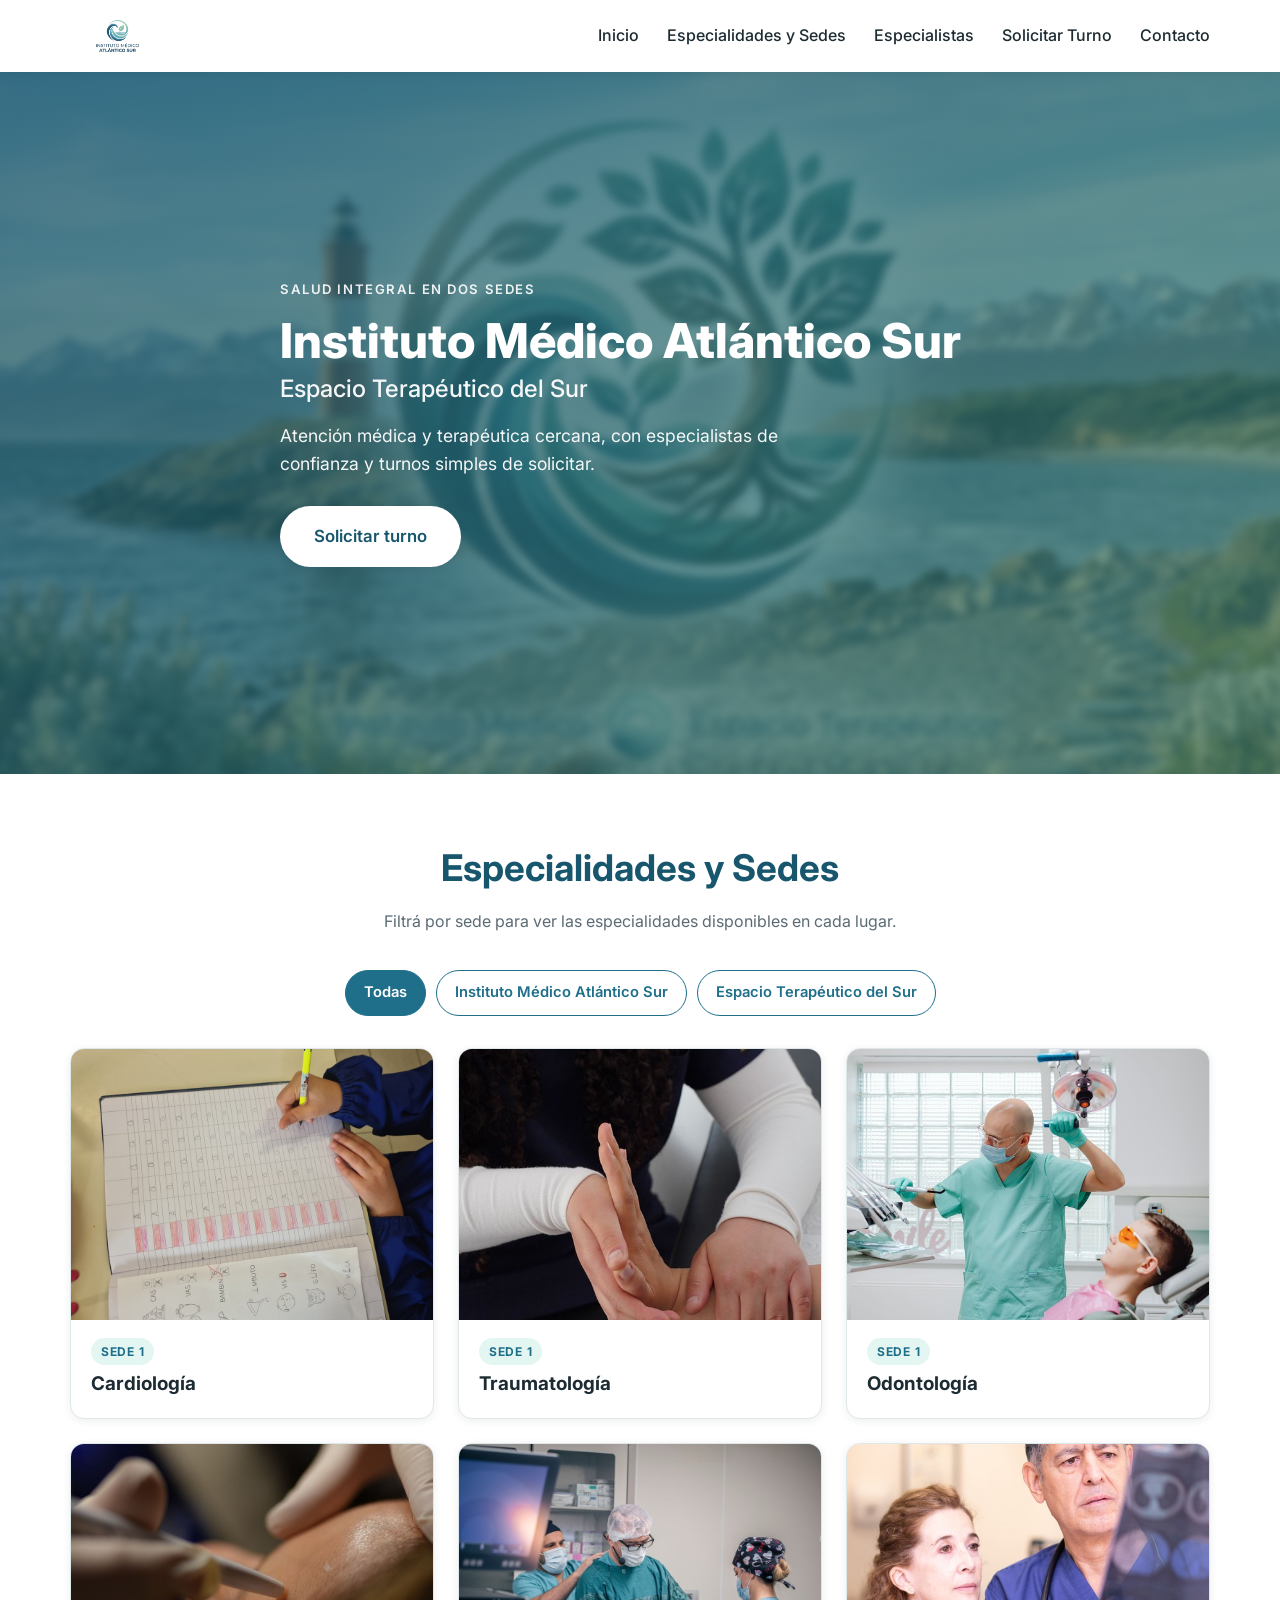
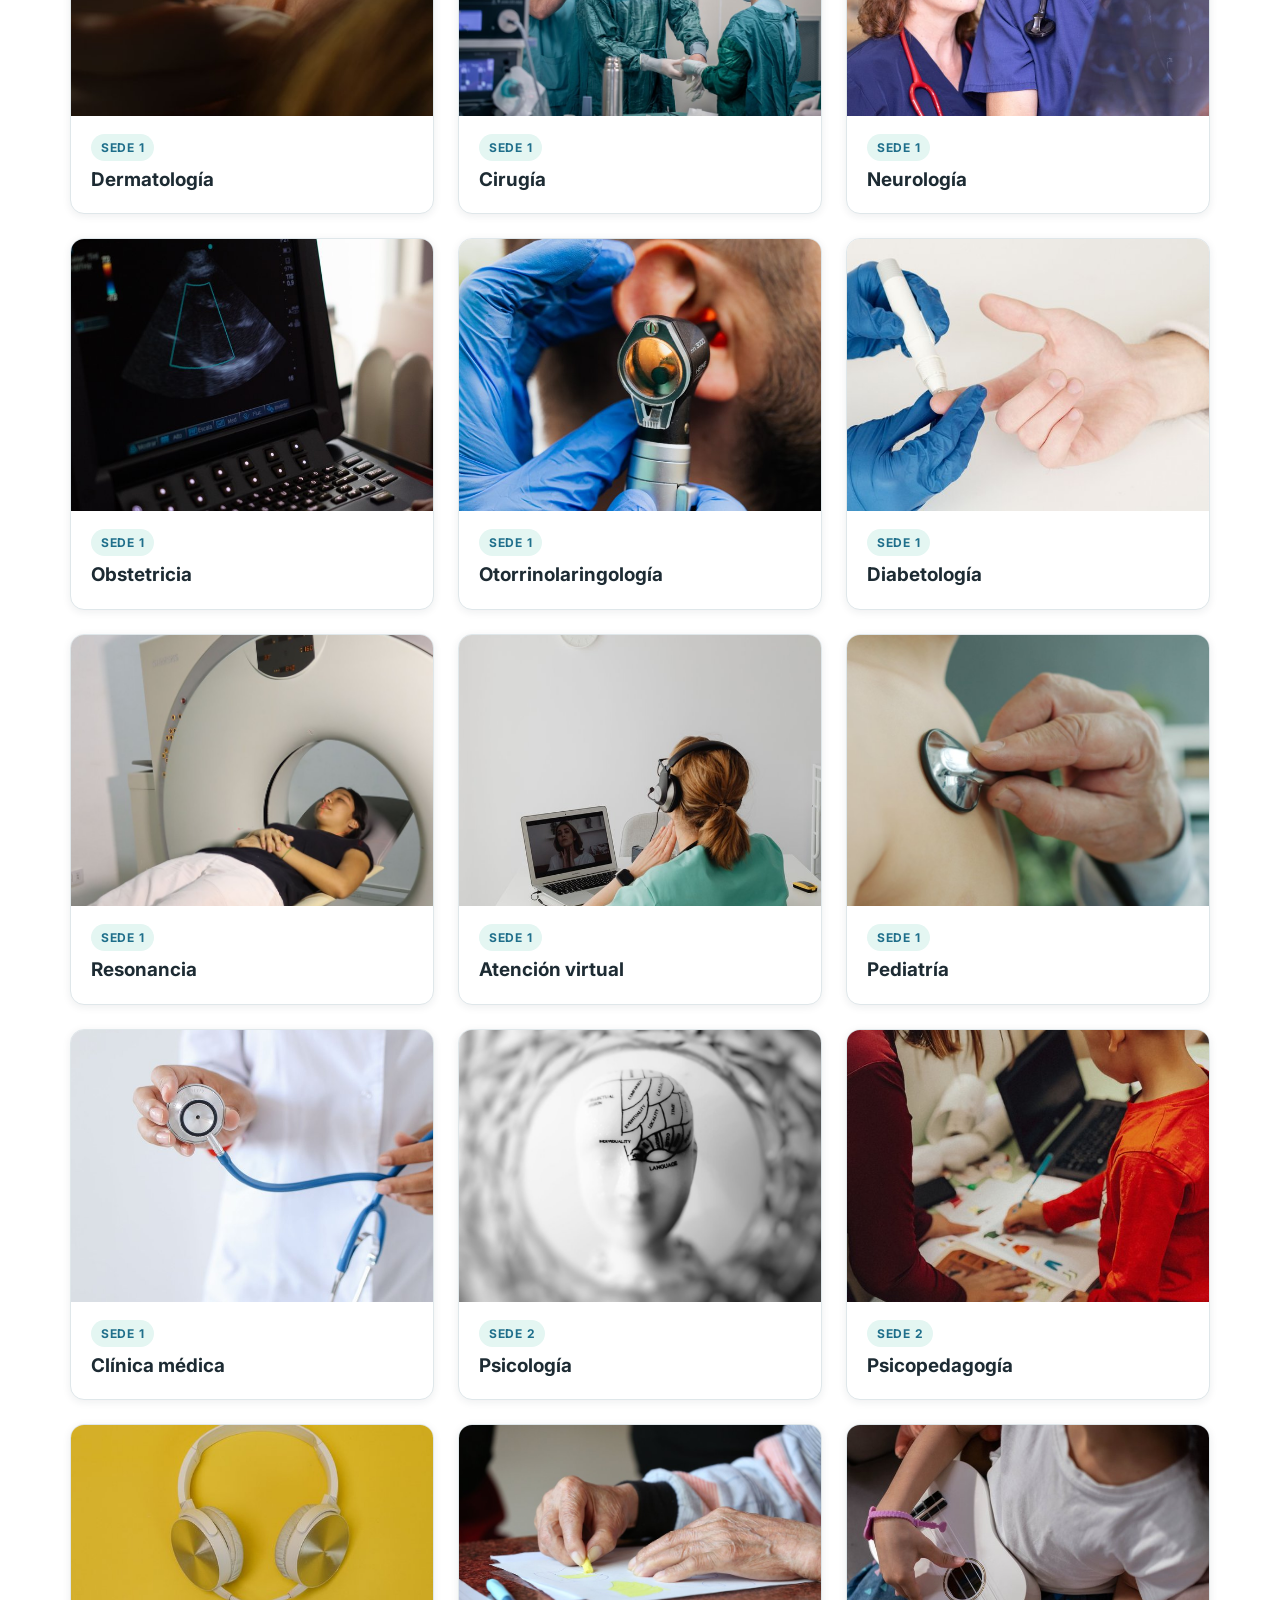
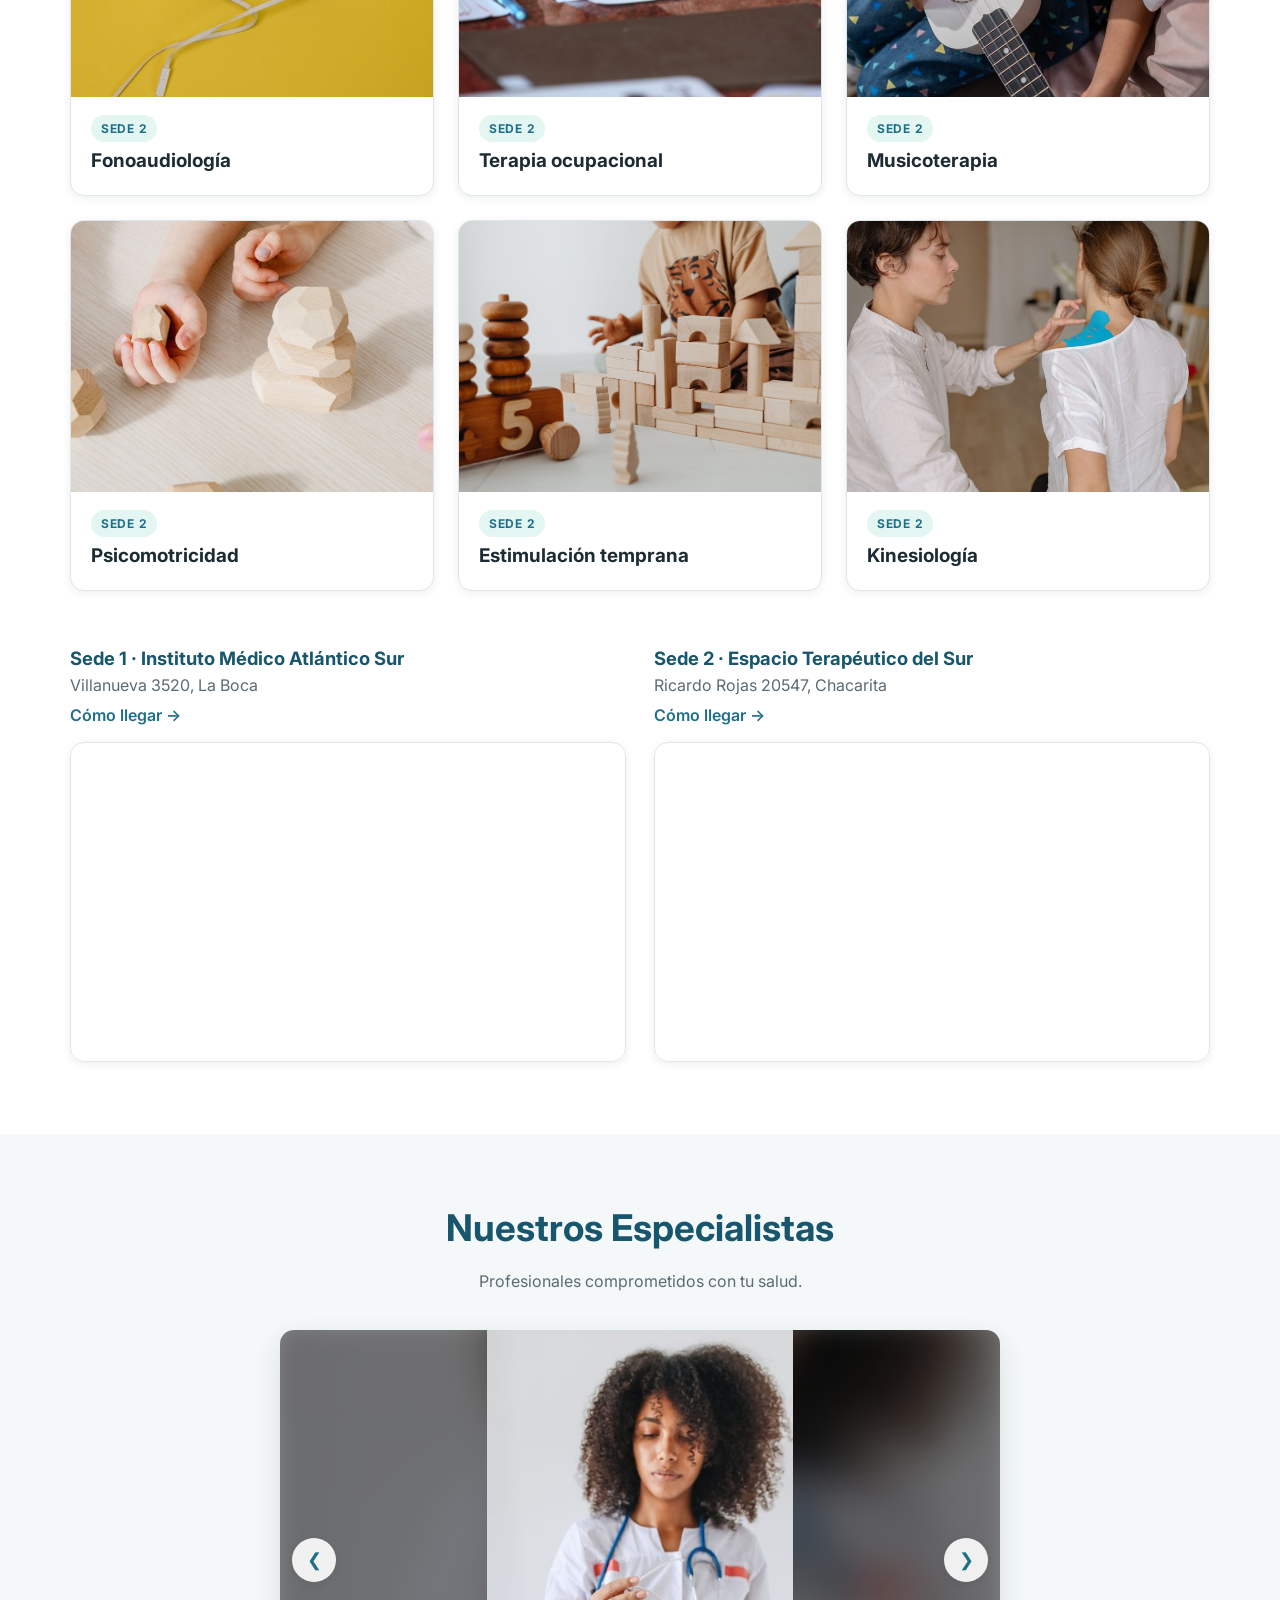
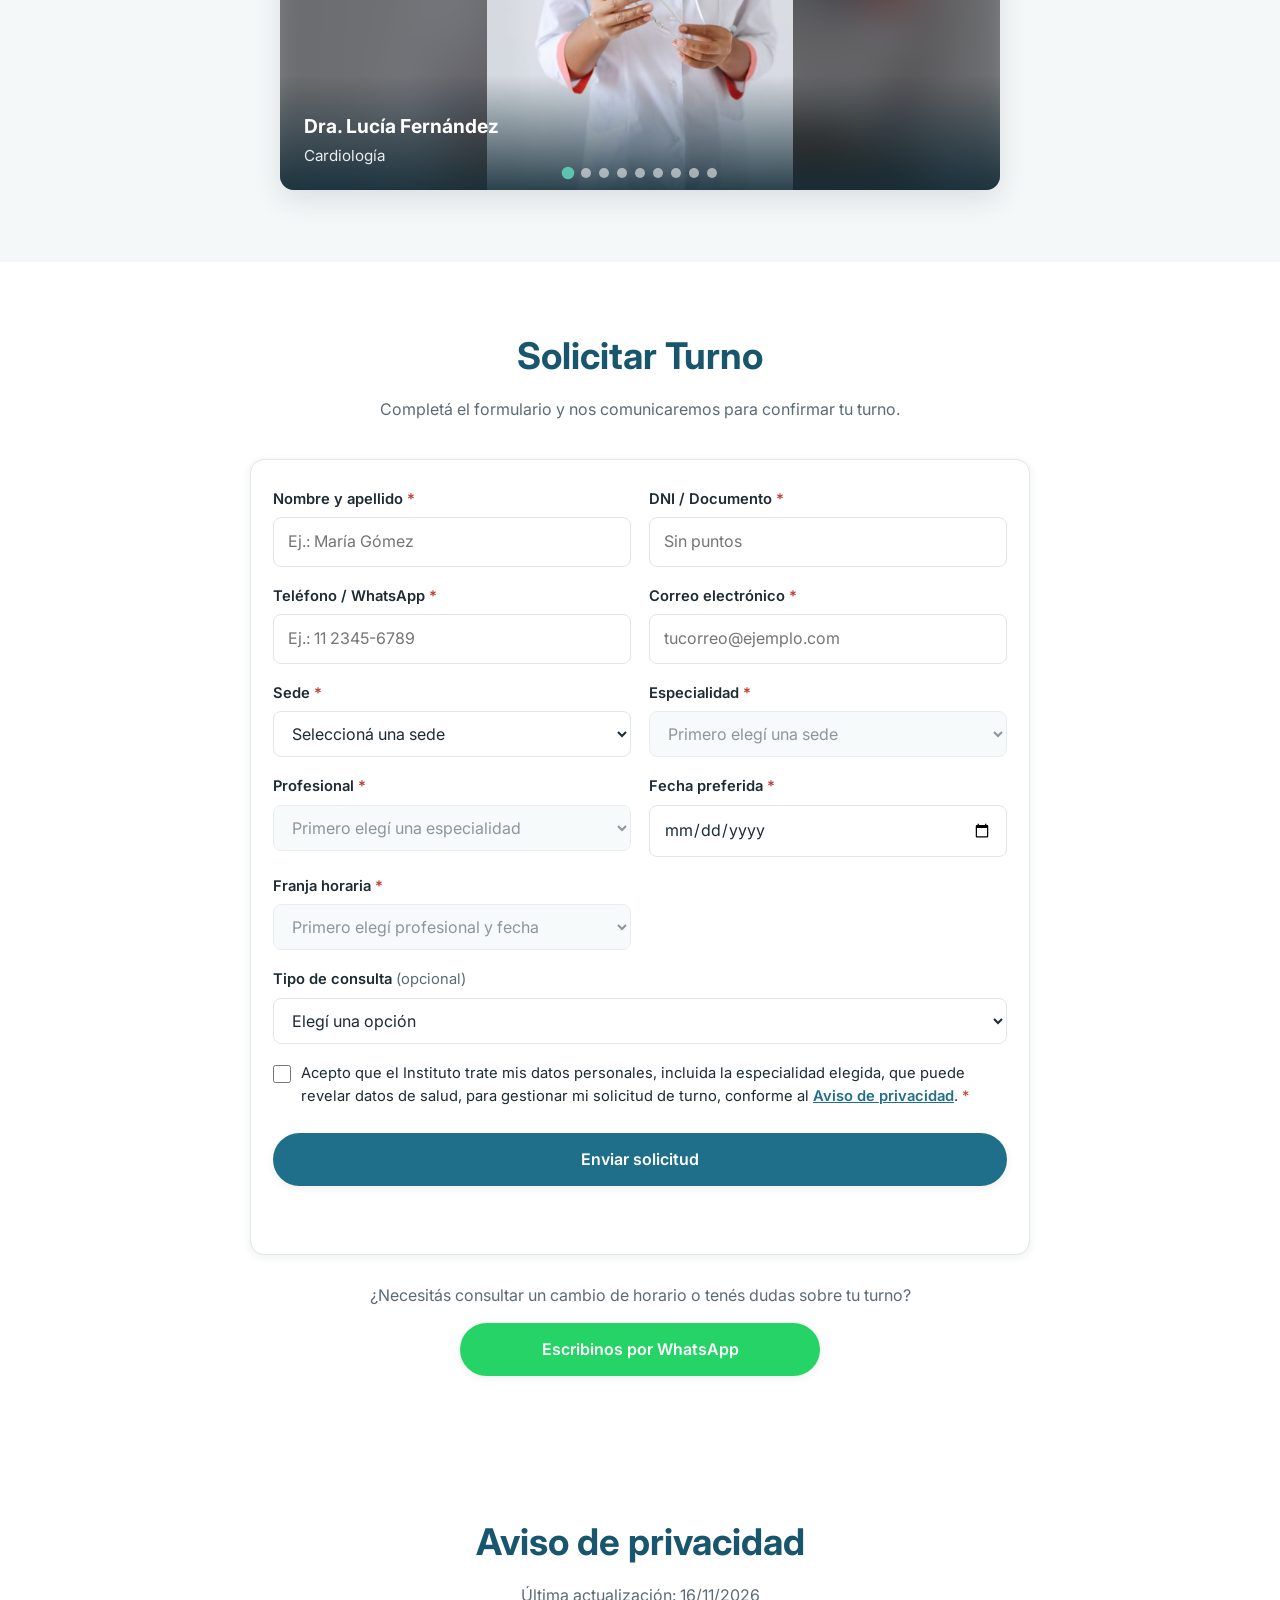
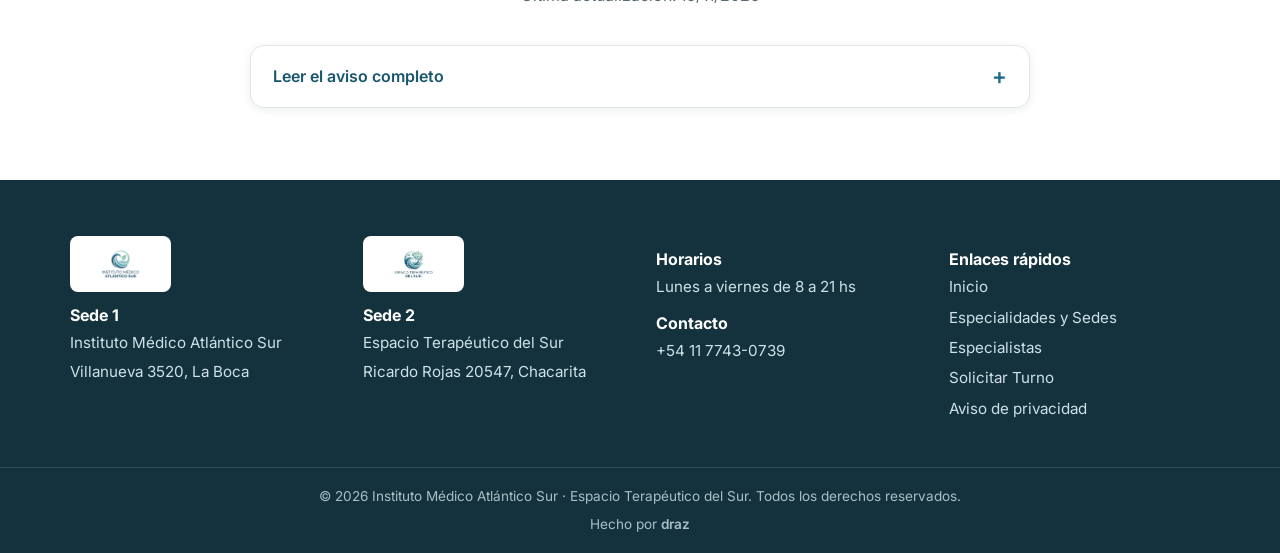
<file: index.html>
<!DOCTYPE html>
<html lang="es">
<head>
  <meta charset="UTF-8">
  <meta name="viewport" content="width=device-width, initial-scale=1.0">
  <title>Instituto Médico Atlántico Sur · Espacio Terapéutico del Sur</title>
  <meta name="description" content="Instituto Médico Atlántico Sur y Espacio Terapéutico del Sur. Especialidades médicas y terapéuticas, equipo de especialistas y solicitud de turnos online.">

  <!-- Fuente moderna: Inter (Google Fonts) -->
  <link rel="preconnect" href="https://fonts.googleapis.com">
  <link rel="preconnect" href="https://fonts.gstatic.com" crossorigin>
  <link href="https://fonts.googleapis.com/css2?family=Inter:wght@400;500;600;700;800&display=swap" rel="stylesheet">

  <link rel="stylesheet" href="styles.css">
</head>
<body>

  <!-- ============================================================
       NAVEGACIÓN FIJA (sticky)
       ============================================================ -->
  <header class="navbar" id="navbar">
    <div class="container navbar__inner">
      <a href="#inicio" class="navbar__brand" aria-label="Ir al inicio">
        <img src="img/logos/instituto-medico-atlantico-sur.png" alt="Logo Instituto Médico Atlántico Sur" class="navbar__logo">
      </a>

      <button class="navbar__toggle" id="navToggle" aria-label="Abrir menú" aria-expanded="false" aria-controls="navMenu">
        <span></span><span></span><span></span>
      </button>

      <nav class="navbar__menu" id="navMenu" aria-label="Navegación principal">
        <ul>
          <li><a href="#inicio" class="nav-link">Inicio</a></li>
          <li><a href="#especialidades" class="nav-link">Especialidades y Sedes</a></li>
          <li><a href="#especialistas" class="nav-link">Especialistas</a></li>
          <li><a href="#turnos" class="nav-link">Solicitar Turno</a></li>
          <li><a href="#contacto" class="nav-link">Contacto</a></li>
        </ul>
      </nav>
    </div>
  </header>

  <main>

    <!-- ============================================================
         A. HERO / INICIO
         ============================================================ -->
    <section id="inicio" class="hero">
      <div class="container hero__content">
        <p class="hero__eyebrow">Salud integral en dos sedes</p>
        <h1 class="hero__title">
          <span>Instituto Médico Atlántico Sur</span>
          <span class="hero__title-sub">Espacio Terapéutico del Sur</span>
        </h1>
        <p class="hero__lead">
          Atención médica y terapéutica cercana, con especialistas de confianza
          y turnos simples de solicitar.
        </p>
        <!-- CTA: lleva directamente al formulario de turnos -->
        <a href="#turnos" class="btn btn--primary btn--lg">Solicitar turno</a>
      </div>
    </section>

    <!-- ============================================================
         B. ESPECIALIDADES Y SEDES (grilla con filtro)
         ============================================================ -->
    <section id="especialidades" class="section">
      <div class="container">
        <header class="section__header">
          <h2>Especialidades y Sedes</h2>
          <p>Filtrá por sede para ver las especialidades disponibles en cada lugar.</p>
        </header>

        <!-- Filtro por sede -->
        <div class="filters" role="group" aria-label="Filtrar especialidades por sede">
          <button class="filter-btn is-active" data-filter="todas">Todas</button>
          <button class="filter-btn" data-filter="1">Instituto Médico Atlántico Sur</button>
          <button class="filter-btn" data-filter="2">Espacio Terapéutico del Sur</button>
        </div>

        <!-- Grilla de tarjetas. Cada tarjeta tiene data-sede y data-especialidad.
             Para agregar una foto: reemplazar el bloque "card__media--placeholder" por
             <img src="img/especialidades/nombre.jpg" alt="Nombre"> -->
        <div class="cards-grid" id="cardsGrid">

          <!-- ===== SEDE 1: Instituto Médico Atlántico Sur ===== -->
          <article class="card" data-sede="1" data-especialidad="cardiologia">
            <div class="card__media"><img src="img/especialidades/cardiologia.jpg" alt="Cardiología" loading="lazy"></div>
            <div class="card__body">
              <span class="card__badge">Sede 1</span>
              <h3 class="card__title">Cardiología</h3>
            </div>
          </article>

          <article class="card" data-sede="1" data-especialidad="traumatologia">
            <div class="card__media"><img src="img/especialidades/traumatologia.jpg" alt="Traumatología" loading="lazy"></div>
            <div class="card__body">
              <span class="card__badge">Sede 1</span>
              <h3 class="card__title">Traumatología</h3>
            </div>
          </article>

          <article class="card" data-sede="1" data-especialidad="odontologia">
            <div class="card__media"><img src="img/especialidades/odontologia.jpg" alt="Odontología" loading="lazy"></div>
            <div class="card__body">
              <span class="card__badge">Sede 1</span>
              <h3 class="card__title">Odontología</h3>
            </div>
          </article>

          <article class="card" data-sede="1" data-especialidad="dermatologia">
            <div class="card__media"><img src="img/especialidades/dermatologia.jpg" alt="Dermatología" loading="lazy"></div>
            <div class="card__body">
              <span class="card__badge">Sede 1</span>
              <h3 class="card__title">Dermatología</h3>
            </div>
          </article>

          <article class="card" data-sede="1" data-especialidad="cirugia">
            <div class="card__media"><img src="img/especialidades/cirugia.jpg" alt="Cirugía" loading="lazy"></div>
            <div class="card__body">
              <span class="card__badge">Sede 1</span>
              <h3 class="card__title">Cirugía</h3>
            </div>
          </article>

          <article class="card" data-sede="1" data-especialidad="neurologia">
            <div class="card__media"><img src="img/especialidades/neurologia.jpg" alt="Neurología" loading="lazy"></div>
            <div class="card__body">
              <span class="card__badge">Sede 1</span>
              <h3 class="card__title">Neurología</h3>
            </div>
          </article>

          <article class="card" data-sede="1" data-especialidad="obstetricia">
            <div class="card__media"><img src="img/especialidades/obstetricia.jpg" alt="Obstetricia" loading="lazy"></div>
            <div class="card__body">
              <span class="card__badge">Sede 1</span>
              <h3 class="card__title">Obstetricia</h3>
            </div>
          </article>

          <article class="card" data-sede="1" data-especialidad="otorrinolaringologia">
            <div class="card__media"><img src="img/especialidades/otorrinolaringologia.jpg" alt="Otorrinolaringología" loading="lazy"></div>
            <div class="card__body">
              <span class="card__badge">Sede 1</span>
              <h3 class="card__title">Otorrinolaringología</h3>
            </div>
          </article>

          <article class="card" data-sede="1" data-especialidad="diabetologia">
            <div class="card__media"><img src="img/especialidades/diabetologia.jpg" alt="Diabetología" loading="lazy"></div>
            <div class="card__body">
              <span class="card__badge">Sede 1</span>
              <h3 class="card__title">Diabetología</h3>
            </div>
          </article>

          <article class="card" data-sede="1" data-especialidad="resonancia">
            <div class="card__media"><img src="img/especialidades/resonancia.jpg" alt="Resonancia magnética" loading="lazy"></div>
            <div class="card__body">
              <span class="card__badge">Sede 1</span>
              <h3 class="card__title">Resonancia</h3>
            </div>
          </article>

          <article class="card" data-sede="1" data-especialidad="atencion-virtual">
            <div class="card__media"><img src="img/especialidades/atencion-virtual.jpg" alt="Atención virtual" loading="lazy"></div>
            <div class="card__body">
              <span class="card__badge">Sede 1</span>
              <h3 class="card__title">Atención virtual</h3>
            </div>
          </article>

          <article class="card" data-sede="1" data-especialidad="pediatria">
            <div class="card__media"><img src="img/especialidades/pediatria.jpg" alt="Pediatría" loading="lazy"></div>
            <div class="card__body">
              <span class="card__badge">Sede 1</span>
              <h3 class="card__title">Pediatría</h3>
            </div>
          </article>

          <article class="card" data-sede="1" data-especialidad="clinica-medica">
            <div class="card__media"><img src="img/especialidades/clinica-medica.jpg" alt="Clínica médica" loading="lazy"></div>
            <div class="card__body">
              <span class="card__badge">Sede 1</span>
              <h3 class="card__title">Clínica médica</h3>
            </div>
          </article>

          <!-- ===== SEDE 2: Espacio Terapéutico del Sur ===== -->
          <article class="card" data-sede="2" data-especialidad="psicologia">
            <div class="card__media"><img src="img/especialidades/psicologia.jpg" alt="Psicología" loading="lazy"></div>
            <div class="card__body">
              <span class="card__badge">Sede 2</span>
              <h3 class="card__title">Psicología</h3>
            </div>
          </article>

          <article class="card" data-sede="2" data-especialidad="psicopedagogia">
            <div class="card__media"><img src="img/especialidades/psicopedagogia.jpg" alt="Psicopedagogía" loading="lazy"></div>
            <div class="card__body">
              <span class="card__badge">Sede 2</span>
              <h3 class="card__title">Psicopedagogía</h3>
            </div>
          </article>

          <article class="card" data-sede="2" data-especialidad="fonoaudiologia">
            <div class="card__media"><img src="img/especialidades/fonoaudiologia.jpg" alt="Fonoaudiología" loading="lazy"></div>
            <div class="card__body">
              <span class="card__badge">Sede 2</span>
              <h3 class="card__title">Fonoaudiología</h3>
            </div>
          </article>

          <article class="card" data-sede="2" data-especialidad="terapia-ocupacional">
            <div class="card__media"><img src="img/especialidades/terapia-ocupacional.jpg" alt="Terapia ocupacional" loading="lazy"></div>
            <div class="card__body">
              <span class="card__badge">Sede 2</span>
              <h3 class="card__title">Terapia ocupacional</h3>
            </div>
          </article>

          <article class="card" data-sede="2" data-especialidad="musicoterapia">
            <div class="card__media"><img src="img/especialidades/musicoterapia.jpg" alt="Musicoterapia" loading="lazy"></div>
            <div class="card__body">
              <span class="card__badge">Sede 2</span>
              <h3 class="card__title">Musicoterapia</h3>
            </div>
          </article>

          <article class="card" data-sede="2" data-especialidad="psicomotricidad">
            <div class="card__media"><img src="img/especialidades/psicomotricidad.jpg" alt="Psicomotricidad" loading="lazy"></div>
            <div class="card__body">
              <span class="card__badge">Sede 2</span>
              <h3 class="card__title">Psicomotricidad</h3>
            </div>
          </article>

          <article class="card" data-sede="2" data-especialidad="estimulacion-temprana">
            <div class="card__media"><img src="img/especialidades/estimulacion-temprana.jpg" alt="Estimulación temprana" loading="lazy"></div>
            <div class="card__body">
              <span class="card__badge">Sede 2</span>
              <h3 class="card__title">Estimulación temprana</h3>
            </div>
          </article>

          <article class="card" data-sede="2" data-especialidad="kinesiologia">
            <div class="card__media"><img src="img/especialidades/kinesiologia.jpg" alt="Kinesiología" loading="lazy"></div>
            <div class="card__body">
              <span class="card__badge">Sede 2</span>
              <h3 class="card__title">Kinesiología</h3>
            </div>
          </article>

        </div>

        <!-- Sin resultados para el filtro activo -->
        <p class="cards-empty" id="cardsEmpty" hidden>No hay especialidades para este filtro.</p>

        <!-- ===== Mapas de las sedes ===== -->
        <div class="sedes-maps">

          <div class="sede-map">
            <h3>Sede 1 · Instituto Médico Atlántico Sur</h3>
            <p class="sede-map__address">Villanueva 3520, La Boca</p>
            <a class="sede-map__link" href="https://www.google.com/maps/search/?api=1&query=Villanueva+3520+La+Boca+Buenos+Aires" target="_blank" rel="noopener">Cómo llegar →</a>
            <!-- PEGAR AQUÍ EL IFRAME DE GOOGLE MAPS SEDE 1 -->
            <div class="map-frame">
              <iframe src="https://www.google.com/maps/embed?pb=!1m14!1m12!1m3!1d690.1276746543164!2d-58.3651399560256!3d-34.63402521814301!2m3!1f0!2f0!3f0!3m2!1i1024!2i768!4f13.1!5e0!3m2!1ses-419!2sar!4v1794712768925!5m2!1ses-419!2sar"
                title="Mapa Sede 1 · Instituto Médico Atlántico Sur" width="600" height="450" style="border:0;" allowfullscreen loading="lazy" referrerpolicy="strict-origin-when-cross-origin"></iframe>
            </div>
          </div>

          <div class="sede-map">
            <h3>Sede 2 · Espacio Terapéutico del Sur</h3>
            <p class="sede-map__address">Ricardo Rojas 20547, Chacarita</p>
            <a class="sede-map__link" href="https://www.google.com/maps/search/?api=1&query=Ricardo+Rojas+20547+Chacarita+Buenos+Aires" target="_blank" rel="noopener">Cómo llegar →</a>
            <!-- PEGAR AQUÍ EL IFRAME DE GOOGLE MAPS SEDE 2 -->
            <div class="map-frame">
              <iframe src="https://www.google.com/maps/embed?pb=!1m18!1m12!1m3!1d2129.8456155053186!2d-58.45638214007705!3d-34.58719642437224!2m3!1f0!2f0!3f0!3m2!1i1024!2i768!4f13.1!3m3!1m2!1s0x95bcb5e4f16280ed%3A0xe9081090e901558f!2sFederico%20Lacroze!5e0!3m2!1ses-419!2sar!4v1794712708508!5m2!1ses-419!2sar"
                title="Mapa Sede 2 · Espacio Terapéutico del Sur" width="600" height="450" style="border:0;" allowfullscreen loading="lazy" referrerpolicy="strict-origin-when-cross-origin"></iframe>
            </div>
          </div>

        </div>
      </div>
    </section>

    <!-- ============================================================
         C. CARRUSEL DE ESPECIALISTAS
         Para editar: cambiar src, data-nombre y data-especialidad de cada slide.
         Las fotos de equipo no llevan especialidad (data-especialidad vacío).
         ============================================================ -->
    <section id="especialistas" class="section section--alt">
      <div class="container">
        <header class="section__header">
          <h2>Nuestros Especialistas</h2>
          <p>Profesionales comprometidos con tu salud.</p>
        </header>

        <div class="carousel" id="carousel" aria-roledescription="carrusel" aria-label="Especialistas">
          <div class="carousel__track" id="carouselTrack">

            <figure class="carousel__slide carousel__slide--blur is-active" style="--bg: url('img/especialistas/cardiologia-lucia-fernandez.jpg')" data-nombre="Dra. Lucía Fernández" data-especialidad="Cardiología">
              <img class="slide-img slide-img--contain" src="img/especialistas/cardiologia-lucia-fernandez.jpg" alt="Dra. Lucía Fernández, cardiología">
              <figcaption class="carousel__caption">
                <strong class="carousel__name">Dra. Lucía Fernández</strong>
                <span class="carousel__spec">Cardiología</span>
              </figcaption>
            </figure>

            <figure class="carousel__slide carousel__slide--blur" style="--bg: url('img/especialistas/dermatologia-gabriel-suarez.jpg')" data-nombre="Dr. Gabriel Suárez" data-especialidad="Dermatología">
              <img class="slide-img slide-img--contain" src="img/especialistas/dermatologia-gabriel-suarez.jpg" alt="Dr. Gabriel Suárez, dermatología">
              <figcaption class="carousel__caption">
                <strong class="carousel__name">Dr. Gabriel Suárez</strong>
                <span class="carousel__spec">Dermatología</span>
              </figcaption>
            </figure>

            <figure class="carousel__slide carousel__slide--blur" style="--bg: url('img/especialistas/odontologia-florencia-diaz.jpg')" data-nombre="Dra. Florencia Díaz" data-especialidad="Odontología">
              <img class="slide-img slide-img--contain" src="img/especialistas/odontologia-florencia-diaz.jpg" alt="Dra. Florencia Díaz, odontología">
              <figcaption class="carousel__caption">
                <strong class="carousel__name">Dra. Florencia Díaz</strong>
                <span class="carousel__spec">Odontología</span>
              </figcaption>
            </figure>

            <figure class="carousel__slide carousel__slide--blur" style="--bg: url('img/especialistas/traumatologia-andres-molina.jpg')" data-nombre="Dr. Andrés Molina" data-especialidad="Traumatología">
              <img class="slide-img slide-img--contain" src="img/especialistas/traumatologia-andres-molina.jpg" alt="Dr. Andrés Molina, traumatología">
              <figcaption class="carousel__caption">
                <strong class="carousel__name">Dr. Andrés Molina</strong>
                <span class="carousel__spec">Traumatología</span>
              </figcaption>
            </figure>

            <figure class="carousel__slide carousel__slide--blur" style="--bg: url('img/especialistas/psicologia-mariana-lopez.jpg')" data-nombre="Lic. Mariana López" data-especialidad="Psicología">
              <img class="slide-img slide-img--contain" src="img/especialistas/psicologia-mariana-lopez.jpg" alt="Lic. Mariana López, psicología">
              <figcaption class="carousel__caption">
                <strong class="carousel__name">Lic. Mariana López</strong>
                <span class="carousel__spec">Psicología</span>
              </figcaption>
            </figure>

            <figure class="carousel__slide carousel__slide--blur" style="--bg: url('img/especialistas/fonoaudiologia-martin-suarez.jpg')" data-nombre="Lic. Martín Suárez" data-especialidad="Fonoaudiología">
              <img class="slide-img slide-img--contain" src="img/especialistas/fonoaudiologia-martin-suarez.jpg" alt="Lic. Martín Suárez, fonoaudiología">
              <figcaption class="carousel__caption">
                <strong class="carousel__name">Lic. Martín Suárez</strong>
                <span class="carousel__spec">Fonoaudiología</span>
              </figcaption>
            </figure>

            <figure class="carousel__slide carousel__slide--blur" style="--bg: url('img/especialistas/kinesiologia-agustina-cabrera.jpg')" data-nombre="Lic. Agustina Cabrera" data-especialidad="Kinesiología">
              <img class="slide-img slide-img--contain" src="img/especialistas/kinesiologia-agustina-cabrera.jpg" alt="Lic. Agustina Cabrera, kinesiología">
              <figcaption class="carousel__caption">
                <strong class="carousel__name">Lic. Agustina Cabrera</strong>
                <span class="carousel__spec">Kinesiología</span>
              </figcaption>
            </figure>

            <figure class="carousel__slide carousel__slide--blur" style="--bg: url('img/especialistas/equipo-1.jpg')" data-nombre="Equipo de especialistas" data-especialidad="">
              <img class="slide-img slide-img--contain" src="img/especialistas/equipo-1.jpg" alt="Equipo de especialistas del Instituto">
              <figcaption class="carousel__caption">
                <strong class="carousel__name">Equipo de especialistas</strong>
              </figcaption>
            </figure>

            <figure class="carousel__slide carousel__slide--blur" style="--bg: url('img/especialistas/equipo-2.jpg')" data-nombre="Equipo de especialistas" data-especialidad="">
              <img class="slide-img slide-img--contain" src="img/especialistas/equipo-2.jpg" alt="Equipo de especialistas del Instituto">
              <figcaption class="carousel__caption">
                <strong class="carousel__name">Equipo de especialistas</strong>
              </figcaption>
            </figure>

          </div>

          <button class="carousel__btn carousel__btn--prev" id="prevBtn" aria-label="Anterior">&#10094;</button>
          <button class="carousel__btn carousel__btn--next" id="nextBtn" aria-label="Siguiente">&#10095;</button>

          <div class="carousel__dots" id="carouselDots" aria-label="Indicadores"></div>
        </div>
      </div>
    </section>

    <!-- ============================================================
         D. SOLICITUD DE TURNOS (envío por FormSubmit)
         ============================================================ -->
    <section id="turnos" class="section">
      <div class="container container--narrow">
        <header class="section__header">
          <h2>Solicitar Turno</h2>
          <p>Completá el formulario y nos comunicaremos para confirmar tu turno.</p>
        </header>

        <form id="turnoForm" class="form" novalidate>
          <!--
            CONFIGURACIÓN FORMSUBMIT (primer envío):
            1. Completá el formulario y enviá una prueba.
            2. FormSubmit enviará un correo de activación a ojoahi065@gmail.com.
            3. Hacé clic en "Activate Form" dentro de ese correo.
            4. A partir de ahí, los envíos llegan directamente a esa casilla.
          -->
          <!-- Campos de configuración para FormSubmit -->
          <input type="hidden" name="_subject" value="Nueva solicitud de turno - Web">
          <input type="hidden" name="_template" value="table">
          <input type="hidden" name="_captcha" value="false">
          <!-- Honeypot anti-spam: debe quedar vacío -->
          <input type="text" name="_honey" class="form__honey" tabindex="-1" autocomplete="off" aria-hidden="true">

          <div class="form__grid">
            <div class="form__group">
              <label for="nombre">Nombre y apellido <span class="req">*</span></label>
              <input type="text" id="nombre" name="Nombre y apellido" required autocomplete="name" placeholder="Ej.: María Gómez">
              <small class="form__error" data-error-for="nombre"></small>
            </div>

            <div class="form__group">
              <label for="dni">DNI / Documento <span class="req">*</span></label>
              <input type="text" id="dni" name="DNI" required inputmode="numeric" placeholder="Sin puntos">
              <small class="form__error" data-error-for="dni"></small>
            </div>

            <div class="form__group">
              <label for="telefono">Teléfono / WhatsApp <span class="req">*</span></label>
              <input type="tel" id="telefono" name="Teléfono - WhatsApp" required autocomplete="tel" placeholder="Ej.: 11 2345-6789">
              <small class="form__error" data-error-for="telefono"></small>
            </div>

            <div class="form__group">
              <label for="email">Correo electrónico <span class="req">*</span></label>
              <input type="email" id="email" name="Correo electrónico" required autocomplete="email" placeholder="tucorreo@ejemplo.com">
              <small class="form__error" data-error-for="email"></small>
            </div>

            <div class="form__group">
              <label for="sede">Sede <span class="req">*</span></label>
              <select id="sede" name="Sede" required>
                <option value="" selected disabled>Seleccioná una sede</option>
                <option value="1">Sede 1 · Instituto Médico Atlántico Sur</option>
                <option value="2">Sede 2 · Espacio Terapéutico del Sur</option>
              </select>
              <small class="form__error" data-error-for="sede"></small>
            </div>

            <div class="form__group">
              <label for="especialidad">Especialidad <span class="req">*</span></label>
              <!-- Las opciones se cargan con JavaScript según la sede elegida -->
              <select id="especialidad" name="Especialidad" required disabled>
                <option value="" selected disabled>Primero elegí una sede</option>
              </select>
              <small class="form__error" data-error-for="especialidad"></small>
            </div>

            <div class="form__group">
              <label for="profesional">Profesional <span class="req">*</span></label>
              <!-- Las opciones se cargan con JavaScript según la especialidad -->
              <select id="profesional" name="Profesional" required disabled>
                <option value="" selected disabled>Primero elegí una especialidad</option>
              </select>
              <small class="form__error" data-error-for="profesional"></small>
            </div>

            <div class="form__group">
              <label for="fecha">Fecha preferida <span class="req">*</span></label>
              <input type="date" id="fecha" name="Fecha preferida" required>
              <small class="form__error" data-error-for="fecha"></small>
            </div>

            <div class="form__group">
              <label for="franja">Franja horaria <span class="req">*</span></label>
              <!-- La franja se asigna según el profesional y el día elegidos -->
              <select id="franja" name="Franja horaria" required disabled>
                <option value="" selected disabled>Primero elegí profesional y fecha</option>
              </select>
              <small class="form__error" data-error-for="franja"></small>
            </div>

            <div class="form__group form__group--full">
              <label for="motivo">Tipo de consulta <span class="optional">(opcional)</span></label>
              <select id="motivo" name="Tipo de consulta">
                <option value="">Elegí una opción</option>
                <option value="Consulta de control">Consulta de control</option>
                <option value="Primera consulta">Primera consulta</option>
                <option value="Estudio o práctica">Estudio o práctica</option>
                <option value="Renovación de receta o pedido">Renovación de receta o pedido</option>
                <option value="Otro">Otro</option>
              </select>
            </div>
            <div class="form__group form__group--full form__group--consent">
              <label class="form__check" for="privacidad">
                <input type="checkbox" id="privacidad" name="Consentimiento de datos" value="Acepto" required>
                <span>Acepto que el Instituto trate mis datos personales, incluida la especialidad elegida, que puede revelar datos de salud, para gestionar mi solicitud de turno, conforme al <a href="#privacidad">Aviso de privacidad</a>. <span class="req">*</span></span>
              </label>
              <small class="form__error" data-error-for="privacidad"></small>
            </div>

          </div>

          <button type="submit" class="btn btn--primary btn--block" id="submitBtn">
            <span class="btn__text">Enviar solicitud</span>
            <span class="btn__spinner" aria-hidden="true"></span>
          </button>

          <p class="form__status" id="formStatus" role="status" aria-live="polite"></p>
        </form>

        <div class="whatsapp-help">
          <p>¿Necesitás consultar un cambio de horario o tenés dudas sobre tu turno?</p>
          <a class="btn btn--whatsapp btn--block" href="https://wa.me/541177430739?text=Hola%2C%20quisiera%20consultar%20un%20cambio%20de%20horario." target="_blank" rel="noopener">Escribinos por WhatsApp</a>
        </div>
      </div>
    </section>

    <!-- ============================================================
         F. AVISO DE PRIVACIDAD (Ley 25.326)
         ============================================================ -->
    <section id="privacidad" class="section">
      <div class="container container--narrow">
        <header class="section__header">
          <h2>Aviso de privacidad</h2>
          <p>Última actualización: 16/11/2026</p>
        </header>

        <details class="legal-details">
          <summary>Leer el aviso completo</summary>

        <div class="legal">
          <h3>1. Responsable del tratamiento</h3>
          <p>Instituto Médico Atlántico Sur y Espacio Terapéutico del Sur (en adelante, "el Instituto"), con sede en Villanueva 3520, La Boca (Sede 1) y Ricardo Rojas 20547, Chacarita (Sede 2), Ciudad Autónoma de Buenos Aires.</p>

          <h3>2. Datos que recopilamos</h3>
          <p>Al solicitar un turno recopilamos: nombre y apellido, DNI, teléfono o WhatsApp, correo electrónico, sede, especialidad, profesional, fecha y franja preferidas, y el tipo de consulta si lo completás. El tipo de consulta se elige de una lista cerrada, sin detalles médicos. La especialidad elegida puede revelar datos de salud, que son datos sensibles.</p>

          <h3>3. Finalidad</h3>
          <p>Usamos tus datos para gestionar y confirmar tu solicitud de turno y para comunicarnos con vos por los medios que indicaste. No los utilizamos para otros fines ni los cedemos a terceros, salvo lo indicado en el punto 4.</p>

          <h3>4. Servicio de envío de formularios</h3>
          <p>Para enviar la solicitud utilizamos el servicio externo FormSubmit, que reenvía el formulario a la casilla de correo del Instituto. Ese servicio procesa los datos únicamente para este fin y puede alojarlos en servidores fuera de la Argentina.</p>

          <h3>5. Conservación</h3>
          <p>Conservamos tus datos durante 365 días desde la solicitud, salvo que la normativa aplicable exija un plazo mayor.</p>

          <h3>6. Tus derechos</h3>
          <p>Como titular de los datos podés ejercer los derechos de acceso, rectificación, actualización y supresión previstos en la Ley 25.326, y revocar tu consentimiento en cualquier momento. Para hacerlo escribinos a instituto_del_sur@mail.com o por WhatsApp al +54 11 7743-0739. Si considerás que no atendimos tu solicitud, podés presentar un reclamo ante la Agencia de Acceso a la Información Pública, órgano de control de la Ley 25.326.</p>

          <h3>7. Consentimiento</h3>
          <p>Al tildar la casilla del formulario de turnos, prestás tu consentimiento libre, expreso e informado para el tratamiento de tus datos, incluidos los datos de salud que informes, para la finalidad indicada en este aviso.</p>

          <h3>8. Seguridad y cambios</h3>
          <p>Adoptamos medidas razonables para proteger tus datos, aunque ninguna transmisión por internet es completamente segura. Podemos actualizar este aviso; la versión vigente es la publicada en esta página.</p>
        </div>
        </details>
      </div>
    </section>

  </main>

  <!-- ============================================================
       E. FOOTER
       ============================================================ -->
  <footer class="footer" id="contacto">
    <div class="container footer__grid">

      <div class="footer__col">
        <img src="img/logos/instituto-medico-atlantico-sur.png" alt="Logo Instituto Médico Atlántico Sur" class="footer__logo">
        <h4>Sede 1</h4>
        <p>Instituto Médico Atlántico Sur</p>
        <p>Villanueva 3520, La Boca</p>
      </div>

      <div class="footer__col">
        <img src="img/logos/espacio-terapeutico-del-sur.png" alt="Logo Espacio Terapéutico del Sur" class="footer__logo">
        <h4>Sede 2</h4>
        <p>Espacio Terapéutico del Sur</p>
        <p>Ricardo Rojas 20547, Chacarita</p>
      </div>

      <div class="footer__col">
        <h4>Horarios</h4>
        <p>Lunes a viernes de 8 a 21 hs</p>
        <h4>Contacto</h4>
        <p><a href="tel:+541177430739">+54 11 7743-0739</a></p>
      </div>

      <div class="footer__col">
        <h4>Enlaces rápidos</h4>
        <ul class="footer__links">
          <li><a href="#inicio">Inicio</a></li>
          <li><a href="#especialidades">Especialidades y Sedes</a></li>
          <li><a href="#especialistas">Especialistas</a></li>
          <li><a href="#turnos">Solicitar Turno</a></li>
          <li><a href="#privacidad">Aviso de privacidad</a></li>
        </ul>
      </div>

    </div>

    <div class="footer__bottom">
      <div class="container">
        <p>&copy; <span id="year"></span> Instituto Médico Atlántico Sur · Espacio Terapéutico del Sur. Todos los derechos reservados.</p>
        <p class="footer__credit">Hecho por <a href="https://beacons.ai/drazcaballero" target="_blank" rel="noopener">draz</a></p>
      </div>
    </div>
  </footer>

  <!-- Modal de confirmación de envío -->
  <div class="modal" id="successModal" role="dialog" aria-modal="true" aria-labelledby="modalTitle" hidden>
    <div class="modal__box">
      <div class="modal__icon" aria-hidden="true">✓</div>
      <h3 id="modalTitle">¡Solicitud enviada!</h3>
      <p>Recibimos tu solicitud de turno. Nos comunicaremos a la brevedad para confirmarlo.</p>
      <button class="btn btn--primary" id="modalClose">Entendido</button>
    </div>
  </div>

  <script src="script.js"></script>
</body>
</html>
</file>
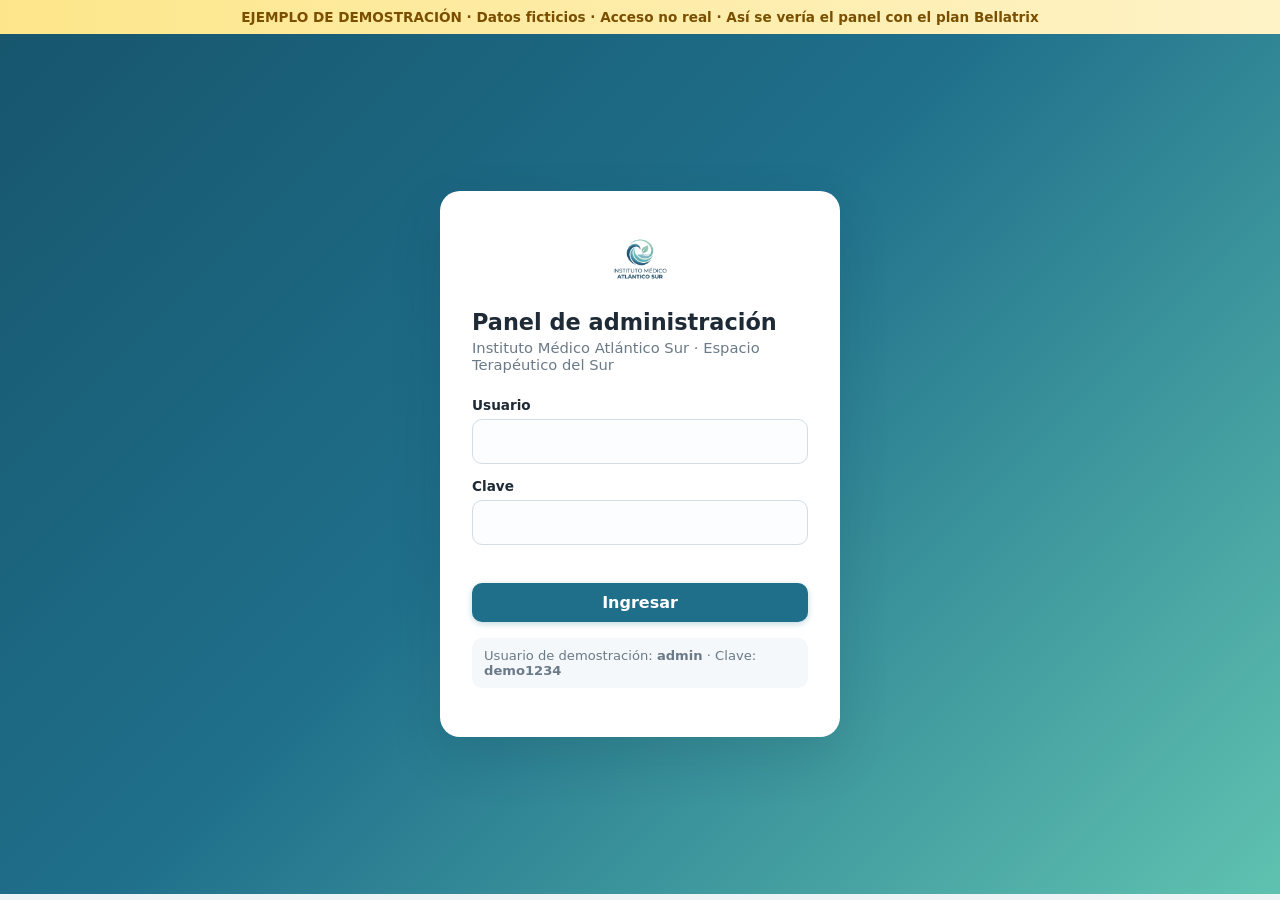
<file: admin.html>
<!DOCTYPE html>
<html lang="es">
<head>
  <meta charset="UTF-8">
  <meta name="viewport" content="width=device-width, initial-scale=1.0">
  <meta name="robots" content="noindex, nofollow">
  <title>Panel de administración · EJEMPLO</title>
  <style>
    :root {
      --c-primary: #1f6f8b;
      --c-primary-dark: #17566d;
      --c-accent: #5fc2b0;
      --c-bg: #eef3f6;
      --c-card: #ffffff;
      --c-line: #e3e9ee;
      --c-text: #1e2a36;
      --c-muted: #6b7a88;
      --radius: 16px;
      --shadow: 0 6px 20px rgba(15, 45, 60, .08);
    }
    * { box-sizing: border-box; }
    body {
      margin: 0;
      font-family: Inter, system-ui, -apple-system, "Segoe UI", Roboto, sans-serif;
      background: var(--c-bg);
      color: var(--c-text);
      -webkit-font-smoothing: antialiased;
    }
    button, input, select { font: inherit; }
    .hidden { display: none !important; }

    /* Banner */
    .banner {
      background: linear-gradient(90deg, #fde68a, #fef3c7);
      color: #7a4f00;
      text-align: center;
      padding: 9px 14px;
      font-size: .85rem;
      font-weight: 600;
    }

    /* Botones */
    .btn {
      background: var(--c-primary);
      color: #fff;
      border: 0;
      padding: 10px 18px;
      border-radius: 10px;
      cursor: pointer;
      font-weight: 600;
      transition: transform .15s ease, box-shadow .15s ease, background .15s ease;
      box-shadow: 0 2px 6px rgba(11, 110, 128, .25);
    }
    .btn:hover { background: var(--c-primary-dark); transform: translateY(-1px); }
    .btn:disabled { opacity: .45; cursor: not-allowed; transform: none; box-shadow: none; }
    .btn--ghost { background: #fff; color: var(--c-primary); border: 1px solid #cfe3e8; box-shadow: none; }
    .btn--ghost:hover { background: #f1f8fa; }
    .btn--soft { background: #e8f6f2; color: #0f6e5a; box-shadow: none; }
    .btn--soft:hover { background: #d4efe7; }
    .btn--danger { background: #fff; color: #b42318; border: 1px solid #f5c2bd; box-shadow: none; }
    .btn--danger:hover { background: #fdecea; }
    .btn--block { width: 100%; }
    .btn--small { padding: 7px 12px; font-size: .85rem; border-radius: 8px; }

    /* Login */
    .login {
      min-height: calc(100vh - 40px);
      display: grid;
      place-items: center;
      padding: 24px;
      background: linear-gradient(135deg, #17566d 0%, #1f6f8b 45%, #5fc2b0 100%);
    }
    .login__box {
      background: var(--c-card);
      padding: 36px 32px;
      border-radius: 20px;
      width: 100%;
      max-width: 400px;
      box-shadow: 0 20px 50px rgba(15, 45, 60, .15);
    }
    .brand {
      display: block; height: 64px; width: auto; max-width: 100%; margin: 0 auto 18px;
    }
    .login__box h1 { font-size: 1.4rem; margin: 0 0 4px; }
    .login__box .sub { color: var(--c-muted); margin: 0 0 24px; font-size: .92rem; }
    .field { display: flex; flex-direction: column; gap: 6px; margin-bottom: 14px; }
    .field label { font-size: .85rem; font-weight: 600; }
    .field input {
      padding: 12px 14px;
      border: 1px solid #d3dde4;
      border-radius: 10px;
      background: #fbfdfe;
      transition: border-color .15s, box-shadow .15s;
    }
    .field input:focus { outline: none; border-color: var(--c-primary); box-shadow: 0 0 0 4px rgba(11, 110, 128, .15); }
    .error { color: #b42318; font-size: .9rem; min-height: 1.3em; margin: 0 0 6px; }
    .demo-hint {
      font-size: .82rem; color: var(--c-muted); margin-top: 16px;
      background: #f4f8fa; border-radius: 10px; padding: 10px 12px;
    }

    /* Header del panel */
    .top {
      background: linear-gradient(120deg, var(--c-primary-dark), var(--c-primary) 55%, #1a8ea3);
      color: #fff;
      padding: 22px 28px;
      display: flex;
      justify-content: space-between;
      align-items: center;
      flex-wrap: wrap;
      gap: 14px;
    }
    .top h1 { font-size: 1.25rem; margin: 0; }
    .top p { margin: 4px 0 0; opacity: .85; font-size: .9rem; }
    .top .btn--ghost { background: rgba(255,255,255,.12); color: #fff; border-color: rgba(255,255,255,.35); }
    .top .btn--ghost:hover { background: rgba(255,255,255,.22); }

    main.panel { padding: 24px 28px 40px; max-width: 1180px; margin: 0 auto; display: grid; gap: 22px; }

    /* Tarjetas */
    .card { background: var(--c-card); border-radius: var(--radius); padding: 22px; box-shadow: var(--shadow); }
    .card__head { display: flex; justify-content: space-between; align-items: center; gap: 10px; margin-bottom: 16px; flex-wrap: wrap; }
    .card h2 { font-size: 1.08rem; margin: 0; }
    .card__hint { color: var(--c-muted); font-size: .85rem; }

    /* KPIs */
    .stats { display: grid; grid-template-columns: repeat(auto-fit, minmax(190px, 1fr)); gap: 14px; }
    .kpi {
      border-radius: 14px; padding: 18px; color: var(--c-text);
      background: #f7fafc; border: 1px solid var(--c-line);
      position: relative; overflow: hidden;
    }
    .kpi::before { content: ""; position: absolute; left: 0; top: 0; bottom: 0; width: 5px; background: var(--k, var(--c-primary)); }
    .kpi b { display: block; font-size: 2rem; line-height: 1.1; color: var(--k, var(--c-primary)); }
    .kpi span { color: var(--c-muted); font-size: .88rem; font-weight: 500; }
    .kpi--total { --k: #0b6e80; }
    .kpi--pend { --k: #d97706; }
    .kpi--ok { --k: #15803d; }
    .kpi--cancel { --k: #b42318; }

    /* Filtros */
    .filters { display: flex; gap: 10px; flex-wrap: wrap; }
    .filters select {
      padding: 9px 12px; border: 1px solid #d3dde4; border-radius: 10px; background: #fff; min-width: 180px;
    }
    .filters select:focus { outline: none; border-color: var(--c-primary); }

    /* Tabla */
    .table-wrap { overflow-x: auto; border-radius: 12px; border: 1px solid var(--c-line); }
    table { width: 100%; border-collapse: collapse; font-size: .92rem; min-width: 760px; }
    th, td { text-align: left; padding: 13px 14px; border-bottom: 1px solid var(--c-line); vertical-align: middle; }
    th {
      background: #f5f8fa; color: var(--c-muted); font-weight: 700;
      font-size: .75rem; text-transform: uppercase; letter-spacing: .05em;
    }
    tbody tr { transition: background .12s; }
    tbody tr:hover { background: #f9fcfd; }
    tbody tr:last-child td { border-bottom: 0; }
    .pac { display: flex; align-items: center; gap: 10px; }
    .avatar {
      width: 36px; height: 36px; border-radius: 50%; display: grid; place-items: center;
      font-weight: 700; font-size: .85rem; color: #fff; flex-shrink: 0;
      background: linear-gradient(135deg, #0b6e80, #5ec8b5);
    }
    .sub-txt { color: var(--c-muted); font-size: .85rem; }
    .sede-tag {
      display: inline-block; padding: 3px 10px; border-radius: 8px; font-size: .8rem; font-weight: 600;
      background: #eaf4f7; color: var(--c-primary);
    }
    .badge { display: inline-flex; align-items: center; gap: 6px; padding: 4px 11px; border-radius: 999px; font-size: .8rem; font-weight: 700; }
    .badge::before { content: ""; width: 7px; height: 7px; border-radius: 50%; background: currentColor; }
    .b-pend { background: #fef3c7; color: #92400e; }
    .b-ok { background: #dcfce7; color: #166534; }
    .b-cancel { background: #fee2e2; color: #991b1b; }
    .b-rep { background: #fef3c7; color: #92400e; }
    .resched {
      margin-top: 6px; padding: 6px 8px; border: 1px solid #d3dde4; border-radius: 8px; background: #fff; font-size: .85rem; max-width: 220px;
    }
    .actions { display: flex; gap: 6px; flex-wrap: wrap; }
    .empty { text-align: center; color: var(--c-muted); padding: 28px; }

    /* Grilla de tarjetas inferiores */
    .grid-2 { display: grid; grid-template-columns: 1.2fr 1fr; gap: 22px; }
    @media (max-width: 900px) { .grid-2 { grid-template-columns: 1fr; } }

    /* Historial */
    .timeline { list-style: none; padding: 0; margin: 0; max-height: 280px; overflow: auto; }
    .timeline li {
      position: relative; padding: 0 0 14px 22px; font-size: .9rem; border-left: 2px solid var(--c-line); margin-left: 6px;
    }
    .timeline li::before {
      content: ""; position: absolute; left: -6px; top: 4px; width: 10px; height: 10px; border-radius: 50%;
      background: var(--c-accent); box-shadow: 0 0 0 3px #e6f7f3;
    }
    .timeline time { display: block; color: var(--c-muted); font-size: .78rem; margin-bottom: 2px; }

    /* Conexiones */
    .conn { display: grid; gap: 10px; }
    .conn-item {
      display: flex; align-items: center; gap: 12px; padding: 12px 14px; border-radius: 12px; background: #f7fafc; border: 1px solid var(--c-line);
    }
    .conn-ico {
      width: 38px; height: 38px; border-radius: 10px; display: grid; place-items: center; font-weight: 800; font-size: .8rem; color: #fff; flex-shrink: 0;
    }
    .conn-item b { display: block; font-size: .93rem; }
    .conn-item small { color: var(--c-muted); font-size: .82rem; }
    .pill { margin-left: auto; font-size: .75rem; font-weight: 700; padding: 4px 10px; border-radius: 999px; white-space: nowrap; }
    .pill--warn { background: #fef3c7; color: #92400e; }
    .pill--off { background: #eef1f4; color: #5b6b7a; }
    .pill--on { background: #dcfce7; color: #166534; }

    /* Secretarías */
    .accounts { display: grid; grid-template-columns: repeat(auto-fit, minmax(230px, 1fr)); gap: 14px; }
    .acc {
      border: 1px solid var(--c-line); border-radius: 14px; padding: 16px; background: #fff;
      border-top: 4px solid var(--c-primary);
    }
    .acc:nth-child(2) { border-top-color: var(--c-accent); }
    .acc h3 { margin: 0 0 4px; font-size: 1rem; }
    .acc p { margin: 0 0 10px; color: var(--c-muted); font-size: .85rem; }
    .chips { display: flex; flex-wrap: wrap; gap: 6px; }
    .chip { font-size: .75rem; font-weight: 600; padding: 4px 9px; border-radius: 999px; background: #e8f6f2; color: #0f6e5a; }
    .chip--no { background: #f1f4f7; color: #6b7a88; text-decoration: line-through; }
    .note { color: var(--c-muted); font-size: .84rem; margin: 14px 0 0; }

    /* Toast */
    .toast {
      position: fixed; right: 22px; bottom: 22px; background: var(--c-primary-dark); color: #fff;
      padding: 12px 18px; border-radius: 12px; box-shadow: 0 10px 30px rgba(0,0,0,.2);
      font-size: .9rem; opacity: 0; transform: translateY(10px); transition: all .25s ease; pointer-events: none; max-width: 340px;
    }
    .toast.show { opacity: 1; transform: translateY(0); }
  </style>
</head>
<body>

  <div class="banner">EJEMPLO DE DEMOSTRACIÓN · Datos ficticios · Acceso no real · Así se vería el panel con el plan Bellatrix</div>

  <!-- ============ LOGIN ============ -->
  <section id="loginView" class="login">
    <form id="loginForm" class="login__box" autocomplete="off">
      <img class="brand" src="img/logos/instituto-medico-atlantico-sur.png" alt="Instituto Médico Atlántico Sur">
      <h1>Panel de administración</h1>
      <p class="sub">Instituto Médico Atlántico Sur · Espacio Terapéutico del Sur</p>
      <div class="field">
        <label for="user">Usuario</label>
        <input id="user" type="text" required>
      </div>
      <div class="field">
        <label for="pass">Clave</label>
        <input id="pass" type="password" required>
      </div>
      <p id="loginError" class="error" role="alert"></p>
      <button class="btn btn--block" type="submit">Ingresar</button>
      <p class="demo-hint">Usuario de demostración: <b>admin</b> · Clave: <b>demo1234</b></p>
    </form>
  </section>

  <!-- ============ PANEL ============ -->
  <div id="panelView" class="hidden">
    <header class="top">
      <div>
        <h1>Gestión de turnos</h1>
        <p>Instituto Médico Atlántico Sur · 2 sedes</p>
      </div>
      <button class="btn btn--ghost btn--small" id="logout" type="button">Salir</button>
    </header>

    <main class="panel">

      <section class="card">
        <div class="card__head">
          <h2>Resumen</h2>
          <span class="card__hint">Estado actual de la agenda</span>
        </div>
        <div class="stats">
          <div class="kpi kpi--total"><b id="stTotal">0</b><span>Turnos cargados</span></div>
          <div class="kpi kpi--pend"><b id="stPend">0</b><span>Reprogramados</span></div>
          <div class="kpi kpi--ok"><b id="stOk">0</b><span>Confirmados</span></div>
          <div class="kpi kpi--cancel"><b id="stCancel">0</b><span>Cancelados</span></div>
        </div>
      </section>

      <section class="card">
        <div class="card__head">
          <h2>Turnos agendados</h2>
          <div class="filters">
            <select id="fSede" aria-label="Filtrar por sede">
              <option value="">Todas las sedes</option>
              <option value="1">Sede 1 · La Boca</option>
              <option value="2">Sede 2 · Chacarita</option>
            </select>
            <select id="fEstado" aria-label="Filtrar por estado">
              <option value="">Todos los estados</option>
              <option value="confirmado">Confirmado</option>
              <option value="reprogramado">Reprogramado</option>
              <option value="cancelado">Cancelado</option>
            </select>
          </div>
        </div>
        <div class="table-wrap">
          <table>
            <thead>
              <tr><th>Paciente</th><th>Especialidad y profesional</th><th>Sede</th><th>Fecha y franja</th><th>Estado</th><th>Acciones</th></tr>
            </thead>
            <tbody id="tbody"></tbody>
          </table>
        </div>
        <p class="note">Cada cambio queda registrado en el historial. El envío real de mails y WhatsApp se configura en la implementación.</p>
      </section>

      <div class="grid-2">
        <section class="card">
          <div class="card__head">
            <h2>Historial de avisos (simulado)</h2>
          </div>
          <ul class="timeline" id="log"></ul>
        </section>

        <section class="card">
          <div class="card__head">
            <h2>Conexiones</h2>
          </div>
          <div class="conn">
            <div class="conn-item">
              <div class="conn-ico" style="background:#25d366">WA</div>
              <div>
                <b>WhatsApp Business</b>
                <small>+54 9 11 7743-0739</small>
              </div>
              <span class="pill pill--warn">Pendiente de Meta</span>
            </div>
            <div class="conn-item">
              <div class="conn-ico" style="background:#0b6e80">@</div>
              <div>
                <b>Mail de avisos</b>
                <small>ojoahi065@gmail.com</small>
              </div>
              <span class="pill pill--warn">Pendiente de envío</span>
            </div>
            <div class="conn-item">
              <div class="conn-ico" style="background:#3ecf8e">DB</div>
              <div>
                <b>Base de datos</b>
                <small>Supabase</small>
              </div>
              <span class="pill pill--off">No conectada</span>
            </div>
          </div>
        </section>
      </div>

      <section class="card">
        <div class="card__head">
          <h2>Cuentas de secretaría</h2>
          <span class="card__hint">Permisos por cuenta</span>
        </div>
        <div class="accounts">
          <div class="acc">
            <h3>Secretaría 1</h3>
            <p>Sede 1 · La Boca</p>
            <div class="chips">
              <span class="chip">Agenda</span>
              <span class="chip">WhatsApp</span>
              <span class="chip chip--no">Estadísticas</span>
              <span class="chip chip--no">Facturación</span>
            </div>
          </div>
          <div class="acc">
            <h3>Secretaría 2</h3>
            <p>Sede 2 · Chacarita</p>
            <div class="chips">
              <span class="chip">Agenda</span>
              <span class="chip">WhatsApp</span>
              <span class="chip chip--no">Estadísticas</span>
              <span class="chip chip--no">Facturación</span>
            </div>
          </div>
        </div>
        <p class="note">En la implementación real, cada cuenta tiene su propia clave y cada acción queda registrada.</p>
      </section>

    </main>
  </div>

  <div id="toast" class="toast" role="status" aria-live="polite"></div>

  <script>
    (function () {
      "use strict";

      // ---- Credenciales de demostración (no son reales) ----
      const DEMO_USER = "admin";
      const DEMO_PASS = "demo1234";

      const FRANJAS = ["Mañana (08:00 a 12:00)", "Tarde (13:00 a 18:00)", "Vespertino (18:00 a 21:00)"];
      const COLORES = ["#0b6e80", "#5ec8b5", "#7c6fd6", "#e07a5f", "#3b82f6", "#d97706"];

      // ---- Datos ficticios ----
      let turnos = [
        { id: 1, paciente: "Juan Pérez", esp: "Cardiología", prof: "Dra. Lucía Fernández", sede: "1", fecha: "2026-11-25", franja: 0, estado: "confirmado" },
        { id: 2, paciente: "María Gómez", esp: "Psicología", prof: "Lic. Mariana López", sede: "2", fecha: "2026-11-25", franja: 1, estado: "confirmado" },
        { id: 3, paciente: "Carlos Ruiz", esp: "Traumatología", prof: "Dr. Andrés Molina", sede: "1", fecha: "2026-11-26", franja: 2, estado: "reprogramado" },
        { id: 4, paciente: "Ana Torres", esp: "Odontología", prof: "Dra. Florencia Díaz", sede: "1", fecha: "2026-11-27", franja: 0, estado: "confirmado" },
        { id: 5, paciente: "Luis Martínez", esp: "Kinesiología", prof: "Lic. Agustina Cabrera", sede: "2", fecha: "2026-11-27", franja: 1, estado: "confirmado" },
        { id: 6, paciente: "Sofía Romero", esp: "Dermatología", prof: "Dr. Gabriel Suárez", sede: "1", fecha: "2026-11-30", franja: 2, estado: "cancelado" },
      ];

      const log = [];

      // ---- Helpers ----
      const $ = (id) => document.getElementById(id);
      const sedeTxt = (s) => (s === "1" ? "Sede 1 · La Boca" : "Sede 2 · Chacarita");
      const estadoBadge = (e) => {
        const cls = { confirmado: "b-ok", reprogramado: "b-rep", cancelado: "b-cancel" }[e];
        const txt = { confirmado: "Confirmado", reprogramado: "Reprogramado", cancelado: "Cancelado" }[e];
        return '<span class="badge ' + cls + '">' + txt + "</span>";
      };
      const fmtFecha = (iso) => {
        const [y, m, d] = iso.split("-");
        return d + "/" + m + "/" + y;
      };
      const iniciales = (nombre) => nombre.split(" ").map((p) => p[0]).slice(0, 2).join("");
      const colorDe = (id) => COLORES[id % COLORES.length];
      const ahora = () => new Date().toLocaleTimeString("es-AR", { hour: "2-digit", minute: "2-digit" });
      const escapar = (s) => String(s).replace(/[&<>"']/g, (c) => ({ "&": "&amp;", "<": "&lt;", ">": "&gt;", '"': "&quot;", "'": "&#39;" }[c]));

      let toastTimer = null;
      function toast(msg) {
        const t = $("toast");
        t.textContent = msg;
        t.classList.add("show");
        clearTimeout(toastTimer);
        toastTimer = setTimeout(() => t.classList.remove("show"), 2600);
      }

      function addLog(texto) {
        log.unshift({ hora: ahora(), texto });
        renderLog();
      }

      function renderLog() {
        const ul = $("log");
        if (!log.length) {
          ul.innerHTML = '<li><time>Sin movimientos</time>Las acciones sobre los turnos aparecen acá.</li>';
          return;
        }
        ul.innerHTML = log
          .map((l) => "<li><time>" + l.hora + "</time>" + escapar(l.texto) + "</li>")
          .join("");
      }

      function renderStats() {
        $("stTotal").textContent = turnos.length;
        $("stPend").textContent = turnos.filter((t) => t.estado === "reprogramado").length;
        $("stOk").textContent = turnos.filter((t) => t.estado === "confirmado").length;
        $("stCancel").textContent = turnos.filter((t) => t.estado === "cancelado").length;
      }

      function renderTabla() {
        const fSede = $("fSede").value;
        const fEstado = $("fEstado").value;
        const lista = turnos.filter(
          (t) => (!fSede || t.sede === fSede) && (!fEstado || t.estado === fEstado)
        );
        if (!lista.length) {
          $("tbody").innerHTML = '<tr><td colspan="6" class="empty">No hay turnos con esos filtros.</td></tr>';
          return;
        }
        $("tbody").innerHTML = lista
          .map((t) => {
            const opciones = FRANJAS.map(
              (f, i) => '<option value="' + i + '"' + (i === t.franja ? " selected" : "") + ">" + f + "</option>"
            ).join("");
            const acciones =
              t.estado === "cancelado"
                ? '<span class="sub-txt">Sin acciones</span>'
                : '<button class="btn btn--danger btn--small" data-act="cancelar" data-id="' + t.id + '">Cancelar</button>';
            return (
              "<tr>" +
              '<td><div class="pac"><span class="avatar" style="background:' + colorDe(t.id) + '">' +
              iniciales(t.paciente) + "</span><b>" + escapar(t.paciente) + "</b></div></td>" +
              "<td>" + escapar(t.esp) + '<div class="sub-txt">' + escapar(t.prof) + "</div></td>" +
              '<td><span class="sede-tag">' + sedeTxt(t.sede) + "</span></td>" +
              "<td>" + fmtFecha(t.fecha) + '<br><select class="resched" data-act="reprogramar" data-id="' + t.id + '"' +
              (t.estado === "cancelado" ? " disabled" : "") + ">" + opciones + "</select></td>" +
              "<td>" + estadoBadge(t.estado) + "</td>" +
              '<td><div class="actions">' + acciones + "</div></td>" +
              "</tr>"
            );
          })
          .join("");
      }

      function renderTodo() {
        renderStats();
        renderTabla();
        renderLog();
      }

      // ---- Acciones ----
      function buscar(id) {
        return turnos.find((t) => t.id === id);
      }

      $("tbody").addEventListener("click", (e) => {
        const btn = e.target.closest("button[data-act]");
        if (!btn) return;
        const t = buscar(Number(btn.dataset.id));
        if (!t) return;
        if (btn.dataset.act === "cancelar") {
          t.estado = "cancelado";
          addLog("Turno de " + t.paciente + " cancelado. Aviso por mail y WhatsApp (simulado).");
          toast("Turno cancelado · " + t.paciente);
        }
        renderTodo();
      });

      $("tbody").addEventListener("change", (e) => {
        const sel = e.target.closest("select[data-act='reprogramar']");
        if (!sel) return;
        const t = buscar(Number(sel.dataset.id));
        if (!t) return;
        t.franja = Number(sel.value);
        t.estado = "reprogramado";
        addLog("Turno de " + t.paciente + " reprogramado a " + FRANJAS[t.franja] + ". Aviso al paciente (simulado).");
        toast("Turno reprogramado · " + t.paciente);
        renderTodo();
      });

      $("fSede").addEventListener("change", renderTabla);
      $("fEstado").addEventListener("change", renderTabla);

      // ---- Login de demostración ----
      $("loginForm").addEventListener("submit", (e) => {
        e.preventDefault();
        const u = $("user").value.trim();
        const p = $("pass").value;
        if (u === DEMO_USER && p === DEMO_PASS) {
          $("loginError").textContent = "";
          $("loginView").classList.add("hidden");
          $("panelView").classList.remove("hidden");
          $("pass").value = "";
          renderTodo();
        } else {
          $("loginError").textContent = "Usuario o clave incorrectos (demo).";
        }
      });

      $("logout").addEventListener("click", () => {
        $("panelView").classList.add("hidden");
        $("loginView").classList.remove("hidden");
        $("user").value = "";
        $("pass").value = "";
      });

      renderLog();
    })();
  </script>
</body>
</html>
</file>
<file: styles.css>
/* ==========================================================================
   styles.css · Instituto Médico Atlántico Sur · Espacio Terapéutico del Sur
   Enfoque Mobile-First. Variables en :root para colores y fuentes.
   ========================================================================== */

/* ---------- 1. Variables ---------- */
:root {
  /* Paleta: blancos, grises suaves, azul médico y verde agua */
  --color-bg: #ffffff;
  --color-bg-alt: #f4f8f9;
  --color-surface: #ffffff;
  --color-text: #1d2b33;
  --color-text-soft: #5b6b74;
  --color-border: #dfe7ea;

  --color-primary: #1f6f8b;       /* azul médico */
  --color-primary-dark: #17566d;
  --color-accent: #5fc2b0;        /* verde agua */
  --color-accent-soft: #e4f6f2;

  --color-danger: #c0392b;
  --color-success: #2e8b57;

  /* Tipografía */
  --font-main: "Inter", system-ui, -apple-system, "Segoe UI", Roboto, Arial, sans-serif;

  /* Espaciado y bordes */
  --radius: 14px;
  --radius-sm: 8px;
  --shadow-sm: 0 2px 8px rgba(29, 43, 51, 0.08);
  --shadow-md: 0 10px 28px rgba(29, 43, 51, 0.12);

  --navbar-height: 72px;
  --transition: 0.3s ease;
}

/* ---------- 2. Base ---------- */
*,
*::before,
*::after {
  box-sizing: border-box;
}

html {
  scroll-behavior: smooth;             /* smooth scroll a las secciones */
  scroll-padding-top: calc(var(--navbar-height) + 12px);
}

body {
  margin: 0;
  font-family: var(--font-main);
  font-size: 1rem;
  line-height: 1.6;
  color: var(--color-text);
  background: var(--color-bg);
}

img {
  max-width: 100%;
  display: block;
}

a {
  color: var(--color-primary);
  text-decoration: none;
  transition: color var(--transition);
}

a:hover {
  color: var(--color-primary-dark);
}

h1, h2, h3, h4 {
  line-height: 1.2;
  margin: 0 0 0.5em;
  font-weight: 700;
}

p {
  margin: 0 0 1em;
}

.container {
  width: 100%;
  max-width: 1180px;
  margin: 0 auto;
  padding: 0 20px;
}

.container--narrow {
  max-width: 820px;
}

.section {
  padding: 72px 0;
}

.section--alt {
  background: var(--color-bg-alt);
}

.section__header {
  text-align: center;
  max-width: 640px;
  margin: 0 auto 36px;
}

.section__header h2 {
  font-size: 1.9rem;
  color: var(--color-primary-dark);
}

.section__header p {
  color: var(--color-text-soft);
}

/* ---------- 3. Botones ---------- */
.btn {
  display: inline-flex;
  align-items: center;
  justify-content: center;
  gap: 8px;
  padding: 12px 22px;
  border: 2px solid transparent;
  border-radius: 999px;
  font: inherit;
  font-weight: 600;
  cursor: pointer;
  transition: background var(--transition), color var(--transition),
              transform var(--transition), box-shadow var(--transition);
}

.btn:focus-visible,
.filter-btn:focus-visible,
.carousel__btn:focus-visible,
.navbar__toggle:focus-visible {
  outline: 3px solid var(--color-accent);
  outline-offset: 2px;
}

.btn--primary {
  background: var(--color-primary);
  color: #fff;
  box-shadow: var(--shadow-sm);
}

.btn--primary:hover {
  background: var(--color-primary-dark);
  color: #fff;
  transform: translateY(-2px);
  box-shadow: var(--shadow-md);
}

.btn--lg {
  padding: 15px 32px;
  font-size: 1.05rem;
}

.btn--block {
  width: 100%;
}

.btn:disabled {
  opacity: 0.7;
  cursor: wait;
}

/* ---------- 4. Navbar (sticky) ---------- */
.navbar {
  position: sticky;
  top: 0;
  z-index: 100;
  height: var(--navbar-height);
  background: rgba(255, 255, 255, 0.96);
  backdrop-filter: blur(8px);
  box-shadow: var(--shadow-sm);
}

.navbar__inner {
  height: 100%;
  display: flex;
  align-items: center;
  justify-content: space-between;
}

.navbar__logo {
  height: 52px;
  width: auto;
}

.navbar__toggle {
  display: flex;
  flex-direction: column;
  justify-content: center;
  gap: 5px;
  width: 42px;
  height: 42px;
  padding: 8px;
  background: none;
  border: none;
  cursor: pointer;
}

.navbar__toggle span {
  display: block;
  height: 3px;
  width: 100%;
  background: var(--color-primary);
  border-radius: 3px;
  transition: transform var(--transition), opacity var(--transition);
}

/* Estado abierto: la hamburguesa se transforma en X */
.navbar.is-open .navbar__toggle span:nth-child(1) { transform: translateY(8px) rotate(45deg); }
.navbar.is-open .navbar__toggle span:nth-child(2) { opacity: 0; }
.navbar.is-open .navbar__toggle span:nth-child(3) { transform: translateY(-8px) rotate(-45deg); }

/* Menú móvil: panel desplegable */
.navbar__menu {
  position: absolute;
  top: var(--navbar-height);
  left: 0;
  right: 0;
  background: #fff;
  box-shadow: var(--shadow-md);
  max-height: 0;
  overflow: hidden;
  transition: max-height var(--transition);
}

.navbar.is-open .navbar__menu {
  max-height: 400px;
}

.navbar__menu ul {
  list-style: none;
  margin: 0;
  padding: 8px 20px 16px;
}

.navbar__menu li + li {
  border-top: 1px solid var(--color-border);
}

.nav-link {
  display: block;
  padding: 14px 0;
  color: var(--color-text);
  font-weight: 500;
}

.nav-link:hover {
  color: var(--color-primary);
}

/* Escritorio: menú horizontal */
@media (min-width: 900px) {
  .navbar__toggle {
    display: none;
  }

  .navbar__menu {
    position: static;
    max-height: none;
    overflow: visible;
    box-shadow: none;
    background: none;
  }

  .navbar__menu ul {
    display: flex;
    gap: 28px;
    padding: 0;
  }

  .navbar__menu li + li {
    border-top: none;
  }

  .nav-link {
    padding: 8px 0;
    position: relative;
  }

  .nav-link::after {
    content: "";
    position: absolute;
    left: 0;
    bottom: 0;
    width: 0;
    height: 2px;
    background: var(--color-accent);
    transition: width var(--transition);
  }

  .nav-link:hover::after {
    width: 100%;
  }
}

/* ---------- 5. Hero ---------- */
.hero {
  position: relative;
  min-height: 78vh;
  display: flex;
  align-items: center;
  color: #fff;
  overflow: hidden;
  background: var(--color-primary);
}

/* Foto de fondo: borrosa y oscurecida, como en el carrusel */
.hero::before {
  content: "";
  position: absolute;
  inset: -30px;
  background: url("img/fondo-portada.jpg") center / cover no-repeat;
  filter: blur(4px) brightness(0.6) saturate(0.9);
  z-index: 0;
}

/* Capa de color de la marca, semitransparente sobre la foto */
.hero::after {
  content: "";
  position: absolute;
  inset: 0;
  background: linear-gradient(135deg, rgba(31, 111, 139, 0.6) 0%, rgba(95, 194, 176, 0.45) 100%);
  z-index: 1;
}

.hero__content {
  position: relative;
  z-index: 2;
  padding-top: 48px;
  padding-bottom: 48px;
  max-width: 760px;
}

.hero__eyebrow {
  text-transform: uppercase;
  letter-spacing: 0.12em;
  font-size: 0.82rem;
  font-weight: 600;
  opacity: 0.9;
  margin-bottom: 12px;
}

.hero__title {
  font-size: 2.1rem;
  font-weight: 800;
  display: flex;
  flex-direction: column;
  gap: 6px;
  margin-bottom: 18px;
}

.hero__title-sub {
  font-weight: 500;
  font-size: 1.3rem;
  opacity: 0.95;
}

.hero__lead {
  font-size: 1.1rem;
  max-width: 560px;
  opacity: 0.95;
  margin-bottom: 28px;
}

.hero .btn--primary {
  background: #fff;
  color: var(--color-primary-dark);
}

.hero .btn--primary:hover {
  background: var(--color-accent-soft);
  color: var(--color-primary-dark);
}

/* ---------- 6. Filtros y grilla de tarjetas ---------- */
.filters {
  display: flex;
  flex-wrap: wrap;
  justify-content: center;
  gap: 10px;
  margin-bottom: 32px;
}

.filter-btn {
  padding: 10px 18px;
  border: 1.5px solid var(--color-primary);
  background: #fff;
  color: var(--color-primary);
  border-radius: 999px;
  font: inherit;
  font-size: 0.92rem;
  font-weight: 600;
  cursor: pointer;
  transition: background var(--transition), color var(--transition);
}

.filter-btn:hover {
  background: var(--color-accent-soft);
}

.filter-btn.is-active {
  background: var(--color-primary);
  color: #fff;
}

/* Grilla: 1 columna en móvil, 2 en tablet, 3 en escritorio */
.cards-grid {
  display: grid;
  grid-template-columns: 1fr;
  gap: 24px;
}

@media (min-width: 600px) {
  .cards-grid {
    grid-template-columns: repeat(2, 1fr);
  }
}

@media (min-width: 960px) {
  .cards-grid {
    grid-template-columns: repeat(3, 1fr);
  }
}

.card {
  background: var(--color-surface);
  border: 1px solid var(--color-border);
  border-radius: var(--radius);
  overflow: hidden;
  box-shadow: var(--shadow-sm);
  transition: transform var(--transition), box-shadow var(--transition);
  animation: fadeIn 0.4s ease;
}

.card:hover {
  transform: translateY(-4px);
  box-shadow: var(--shadow-md);
}

.card.is-hidden {
  display: none;
}

.card__media {
  aspect-ratio: 4 / 3;
  overflow: hidden;
  background: var(--color-accent-soft);
}

.card__media img {
  width: 100%;
  height: 100%;
  object-fit: cover;
  transition: transform var(--transition);
}

.card:hover .card__media img {
  transform: scale(1.04);
}

/* Placeholder para especialidades sin foto */
.card__media--placeholder {
  display: flex;
  align-items: center;
  justify-content: center;
  background: linear-gradient(135deg, var(--color-accent-soft), #d5ece8);
  color: var(--color-primary);
  font-weight: 600;
  font-size: 0.95rem;
  opacity: 0.85;
}

.card__body {
  padding: 18px 20px 22px;
}

.card__badge {
  display: inline-block;
  font-size: 0.75rem;
  font-weight: 700;
  text-transform: uppercase;
  letter-spacing: 0.06em;
  color: var(--color-primary);
  background: var(--color-accent-soft);
  padding: 4px 10px;
  border-radius: 999px;
  margin-bottom: 8px;
}

.card__title {
  font-size: 1.18rem;
  color: var(--color-text);
  margin: 0;
}

.cards-empty {
  text-align: center;
  color: var(--color-text-soft);
  margin-top: 24px;
}

/* ---------- 7. Mapas de sedes ---------- */
.sedes-maps {
  display: grid;
  grid-template-columns: 1fr;
  gap: 28px;
  margin-top: 56px;
}

@media (min-width: 900px) {
  .sedes-maps {
    grid-template-columns: repeat(2, 1fr);
  }
}

.sede-map h3 {
  color: var(--color-primary-dark);
  font-size: 1.15rem;
  margin-bottom: 4px;
}

.sede-map__address {
  color: var(--color-text-soft);
  margin-bottom: 4px;
}

.sede-map__link {
  display: inline-block;
  font-weight: 600;
  margin-bottom: 14px;
}

.map-frame {
  position: relative;
  width: 100%;
  height: 320px;
  border-radius: var(--radius);
  overflow: hidden;
  box-shadow: var(--shadow-sm);
  border: 1px solid var(--color-border);
}

.map-frame iframe {
  position: absolute;
  inset: 0;
  width: 100%;
  height: 100%;
}

/* ---------- 8. Carrusel de especialistas ---------- */
.carousel {
  position: relative;
  max-width: 720px;
  margin: 0 auto;
  border-radius: var(--radius);
  overflow: hidden;
  box-shadow: var(--shadow-md);
  background: #fff;
}

.carousel__track {
  position: relative;
  height: 460px;
}

.carousel__slide {
  position: absolute;
  inset: 0;
  margin: 0;
  opacity: 0;
  visibility: hidden;
  transition: opacity 0.6s ease, visibility 0.6s ease;
}

.carousel__slide.is-active {
  opacity: 1;
  visibility: visible;
}

.carousel__slide img {
  width: 100%;
  height: 100%;
  object-fit: cover;
  object-position: center top;
}

/* Ajustes de encuadre por foto (clases en el <img> de cada slide) */
.carousel__slide img.slide-img--bottom {
  object-position: center 25%;      /* muestra el rostro completo dentro del marco */
}

/* Foto completa (sin recorte) sobre un fondo borroso y oscuro de la misma imagen.
   El fondo se toma de la variable --bg definida en el <figure> de cada slide. */
.carousel__slide img.slide-img--contain {
  object-fit: contain;
  position: relative;
  z-index: 1;
}

.carousel__slide--blur::before {
  content: "";
  position: absolute;
  inset: -30px;
  background: var(--bg) center / cover no-repeat;
  filter: blur(22px) brightness(0.5) saturate(0.85);
  z-index: 0;
}

.carousel__slide--blur .carousel__caption {
  z-index: 2;
}

.carousel__caption {
  position: absolute;
  left: 0;
  right: 0;
  bottom: 0;
  padding: 36px 24px 22px;
  background: linear-gradient(to top, rgba(14, 40, 52, 0.85), transparent);
  color: #fff;
  display: flex;
  flex-direction: column;
  gap: 2px;
}

.carousel__name {
  font-size: 1.2rem;
}

.carousel__spec {
  font-size: 0.95rem;
  opacity: 0.9;
}

.carousel__btn {
  position: absolute;
  top: 50%;
  transform: translateY(-50%);
  width: 44px;
  height: 44px;
  border-radius: 50%;
  border: none;
  background: rgba(255, 255, 255, 0.9);
  color: var(--color-primary);
  font-size: 1.1rem;
  cursor: pointer;
  z-index: 2;
  box-shadow: var(--shadow-sm);
  transition: background var(--transition), transform var(--transition);
}

.carousel__btn:hover {
  background: #fff;
  transform: translateY(-50%) scale(1.08);
}

.carousel__btn--prev { left: 12px; }
.carousel__btn--next { right: 12px; }

.carousel__dots {
  position: absolute;
  bottom: 12px;
  left: 50%;
  transform: translateX(-50%);
  display: flex;
  gap: 8px;
  z-index: 2;
}

.carousel__dot {
  width: 10px;
  height: 10px;
  border-radius: 50%;
  border: none;
  background: rgba(255, 255, 255, 0.55);
  cursor: pointer;
  padding: 0;
  transition: background var(--transition), transform var(--transition);
}

.carousel__dot.is-active {
  background: var(--color-accent);
  transform: scale(1.25);
}

@media (max-width: 599px) {
  .carousel__track {
    height: 380px;
  }
}

/* ---------- 8b. Consulta por WhatsApp ---------- */
.whatsapp-help {
  margin-top: 28px;
  text-align: center;
}

.whatsapp-help p {
  color: var(--color-text-soft);
  margin-bottom: 14px;
}

.whatsapp-help .btn--whatsapp {
  max-width: 360px;
  margin: 0 auto;
}

.btn--whatsapp {
  background: #25d366;
  color: #fff;
  box-shadow: var(--shadow-sm);
}

.btn--whatsapp:hover {
  background: #1ebe57;
  color: #fff;
  transform: translateY(-2px);
  box-shadow: var(--shadow-md);
}

/* ---------- 9. Formulario de turnos ---------- */
.form {
  background: #fff;
  border: 1px solid var(--color-border);
  border-radius: var(--radius);
  padding: 28px 22px;
  box-shadow: var(--shadow-sm);
}

.form__grid {
  display: grid;
  grid-template-columns: 1fr;
  gap: 18px;
  margin-bottom: 24px;
}

@media (min-width: 640px) {
  .form__grid {
    grid-template-columns: repeat(2, 1fr);
  }

  .form__group--full {
    grid-column: 1 / -1;
  }
}

.form__group {
  display: flex;
  flex-direction: column;
}

.form__group label {
  font-weight: 600;
  font-size: 0.92rem;
  margin-bottom: 6px;
}

.req {
  color: var(--color-danger);
}

.optional {
  color: var(--color-text-soft);
  font-weight: 400;
}

.form input,
.form select,
.form textarea {
  font: inherit;
  padding: 11px 14px;
  border: 1.5px solid var(--color-border);
  border-radius: var(--radius-sm);
  background: #fff;
  color: var(--color-text);
  transition: border-color var(--transition), box-shadow var(--transition);
  width: 100%;
}

.form select:disabled {
  background: var(--color-bg-alt);
  color: var(--color-text-soft);
  cursor: not-allowed;
}

.form input:focus,
.form select:focus,
.form textarea:focus {
  outline: none;
  border-color: var(--color-primary);
  box-shadow: 0 0 0 3px rgba(31, 111, 139, 0.15);
}

.form textarea {
  resize: vertical;
  min-height: 110px;
}

/* Estado de error de validación */
.form__group.has-error input,
.form__group.has-error select,
.form__group.has-error textarea {
  border-color: var(--color-danger);
}

.form__error {
  color: var(--color-danger);
  font-size: 0.82rem;
  min-height: 0;
  margin-top: 4px;
}

.form__error:empty {
  display: none;
}

/* Campo trampa anti-spam (oculto) */
.form__honey {
  position: absolute !important;
  left: -9999px !important;
  width: 1px !important;
  height: 1px !important;
  opacity: 0 !important;
}

/* Spinner de estado de carga */
.btn__spinner {
  display: none;
  width: 18px;
  height: 18px;
  border: 2.5px solid rgba(255, 255, 255, 0.4);
  border-top-color: #fff;
  border-radius: 50%;
  animation: spin 0.8s linear infinite;
}

.btn.is-loading .btn__spinner {
  display: inline-block;
}

.form__status {
  margin: 16px 0 0;
  text-align: center;
  font-weight: 600;
  min-height: 1.5em;
}

.form__status.is-success { color: var(--color-success); }
.form__status.is-error   { color: var(--color-danger); }

/* ---------- 10. Modal de confirmación ---------- */
.modal {
  position: fixed;
  inset: 0;
  z-index: 200;
  display: flex;
  align-items: center;
  justify-content: center;
  padding: 20px;
  background: rgba(14, 40, 52, 0.55);
  opacity: 0;
  visibility: hidden;
  transition: opacity var(--transition), visibility var(--transition);
}

.modal:not([hidden]) {
  opacity: 1;
  visibility: visible;
}

.modal[hidden] {
  display: none;
}

.modal__box {
  background: #fff;
  border-radius: var(--radius);
  padding: 32px 28px;
  max-width: 420px;
  width: 100%;
  text-align: center;
  box-shadow: var(--shadow-md);
  transform: translateY(20px);
  transition: transform var(--transition);
}

.modal:not([hidden]) .modal__box {
  transform: translateY(0);
}

.modal__icon {
  width: 64px;
  height: 64px;
  margin: 0 auto 14px;
  border-radius: 50%;
  background: var(--color-accent-soft);
  color: var(--color-success);
  font-size: 2rem;
  line-height: 64px;
  font-weight: 700;
}

.modal__box h3 {
  color: var(--color-primary-dark);
}

.modal__box p {
  color: var(--color-text-soft);
  margin-bottom: 22px;
}

/* ---------- 11. Footer ---------- */
.footer {
  background: #13323e;
  color: #cfe1e7;
  font-size: 0.95rem;
}

.footer a {
  color: #cfe1e7;
}

.footer a:hover {
  color: var(--color-accent);
}

.footer__grid {
  display: grid;
  grid-template-columns: 1fr;
  gap: 32px;
  padding-top: 56px;
  padding-bottom: 40px;
}

@media (min-width: 640px) {
  .footer__grid {
    grid-template-columns: repeat(2, 1fr);
  }
}

@media (min-width: 960px) {
  .footer__grid {
    grid-template-columns: repeat(4, 1fr);
  }
}

.footer h4 {
  color: #fff;
  font-size: 1rem;
  margin-top: 14px;
  margin-bottom: 6px;
}

.footer__logo {
  height: 56px;
  width: auto;
  background: #fff;
  border-radius: var(--radius-sm);
  padding: 6px 10px;
}

.footer p {
  margin-bottom: 4px;
}

.footer__links {
  list-style: none;
  padding: 0;
  margin: 0;
}

.footer__links li {
  margin-bottom: 6px;
}

.footer__bottom {
  border-top: 1px solid rgba(255, 255, 255, 0.12);
  padding: 18px 0;
  font-size: 0.85rem;
  text-align: center;
}

.footer__bottom p {
  margin: 0;
  opacity: 0.8;
}

.footer__credit {
  margin-top: 6px !important;
}

.footer__credit a {
  font-weight: 600;
  opacity: 1;
}

/* ---------- 12. Animaciones ---------- */
@keyframes fadeIn {
  from { opacity: 0; transform: translateY(8px); }
  to   { opacity: 1; transform: translateY(0); }
}

@keyframes spin {
  to { transform: rotate(360deg); }
}

/* Respeto a usuarios que prefieren menos movimiento */
@media (prefers-reduced-motion: reduce) {
  html {
    scroll-behavior: auto;
  }

  *,
  *::before,
  *::after {
    animation: none !important;
    transition: none !important;
  }
}

/* ---------- 13. Ajustes de tipografía en escritorio ---------- */
@media (min-width: 768px) {
  .hero__title {
    font-size: 3rem;
  }

  .hero__title-sub {
    font-size: 1.5rem;
  }

  .section__header h2 {
    font-size: 2.3rem;
  }
}

/* ---------- 14. Consentimiento y aviso de privacidad ---------- */
.form__group .form__check {
  display: flex;
  align-items: flex-start;
  gap: 10px;
  font-weight: 400;
  font-size: 0.92rem;
  margin: 0;
  cursor: pointer;
}

.form__check input[type="checkbox"] {
  width: 18px;
  height: 18px;
  margin: 3px 0 0;
  padding: 0;
  flex-shrink: 0;
  accent-color: var(--color-primary);
}

.form__check a {
  font-weight: 600;
  text-decoration: underline;
}

.legal h3 {
  color: var(--color-primary-dark);
  font-size: 1.05rem;
  margin-top: 26px;
}

.legal p {
  color: var(--color-text-soft);
}

/* ---------- 15. Aviso de privacidad desplegable ---------- */
.legal-details {
  max-width: 820px;
  margin: 0 auto;
  background: #fff;
  border: 1px solid var(--color-border);
  border-radius: var(--radius);
  box-shadow: var(--shadow-sm);
  padding: 0 22px;
}

.legal-details summary {
  cursor: pointer;
  list-style: none;
  padding: 18px 0;
  font-weight: 600;
  color: var(--color-primary-dark);
  display: flex;
  justify-content: space-between;
  align-items: center;
}

.legal-details summary::-webkit-details-marker {
  display: none;
}

.legal-details summary::after {
  content: "+";
  font-size: 1.4rem;
  line-height: 1;
  color: var(--color-primary);
}

.legal-details[open] summary::after {
  content: "\2212";
}

.legal-details summary:focus-visible {
  outline: 3px solid var(--color-accent);
  outline-offset: 2px;
  border-radius: 6px;
}

.legal-details .legal {
  padding-bottom: 18px;
}
</file>
